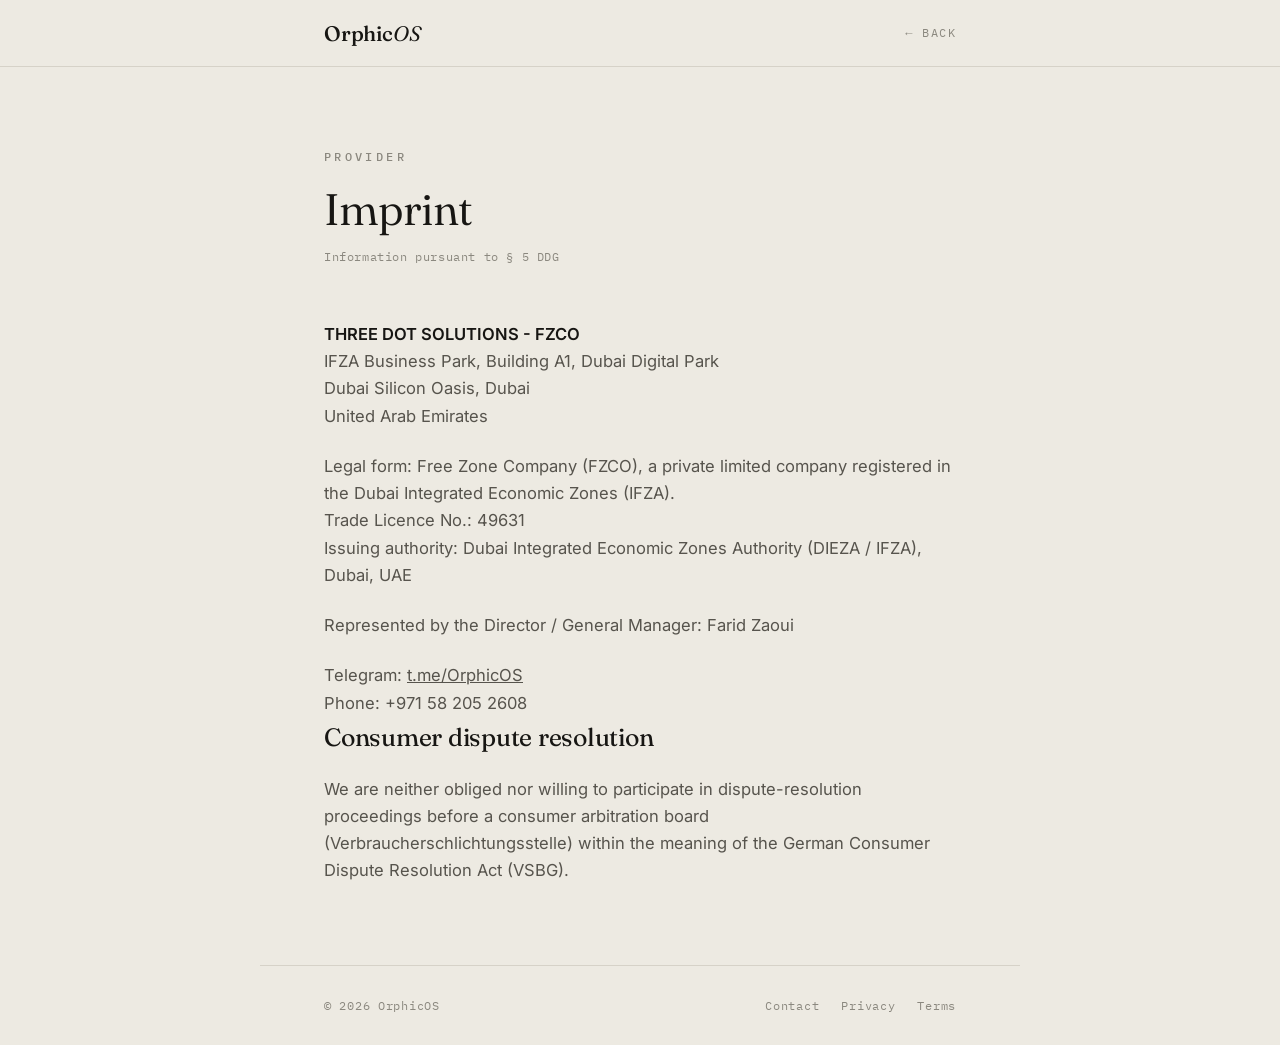
<file: landing/imprint.html>
<!DOCTYPE html>
<html lang="en">
<head>
<meta charset="UTF-8" />
<meta name="viewport" content="width=device-width, initial-scale=1" />
<title>Imprint — OrphicOS</title>
<meta name="description" content="Provider identification for OrphicOS." />
<link rel="icon" href="assets/favicon.ico" sizes="16x16 32x32 48x48" />
<link rel="icon" type="image/png" href="assets/favicon.png" />
<link href="assets/fonts/fonts.css" rel="stylesheet" />
<link href="legal.css" rel="stylesheet" />
</head>
<body>

<!-- Provider = THREE DOT SOLUTIONS - FZCO (Dubai/IFZA free-zone company), taken from Trade Licence No. 49631.
     Business identity only — no private/personal data.
     TODO if applicable: (a) add a UAE TRN/VAT number if the company later registers for VAT;
     (b) if you appoint a GDPR Art. 27 EU representative, add it in the privacy policy. -->

<header class="nav">
  <div class="wrap nav-inner">
    <a href="/" class="brand">Orphic<span>OS</span></a>
    <a href="/" class="back">← Back</a>
  </div>
</header>

<main class="wrap">
  <span class="eyebrow">Provider</span>
  <h1>Imprint</h1>
  <p class="updated">Information pursuant to § 5 DDG</p>

  <p>
    <strong>THREE DOT SOLUTIONS - FZCO</strong><br />
    IFZA Business Park, Building A1, Dubai Digital Park<br />
    Dubai Silicon Oasis, Dubai<br />
    United Arab Emirates
  </p>

  <p style="margin-top:1.4em">
    Legal form: Free Zone Company (FZCO), a private limited company registered in the
    Dubai Integrated Economic Zones (IFZA).<br />
    Trade Licence No.: 49631<br />
    Issuing authority: Dubai Integrated Economic Zones Authority (DIEZA / IFZA), Dubai, UAE
  </p>

  <p style="margin-top:1.4em">
    Represented by the Director / General Manager: Farid Zaoui
  </p>

  <p style="margin-top:1.4em">
    Telegram: <a href="https://t.me/OrphicOS">t.me/OrphicOS</a><br />
    Phone: +971 58 205 2608
  </p>

  <h2>Consumer dispute resolution</h2>
  <p>We are neither obliged nor willing to participate in dispute-resolution proceedings before a consumer
  arbitration board (Verbraucherschlichtungsstelle) within the meaning of the German Consumer Dispute
  Resolution Act (VSBG).</p>
</main>

<footer class="foot wrap">
  <span>© 2026 OrphicOS</span>
  <span class="foot-links">
    <a href="https://t.me/OrphicOS">Contact</a>
    <a href="/privacy.html">Privacy</a>
    <a href="/terms.html">Terms</a>
  </span>
</footer>

</body>
</html>
</file>
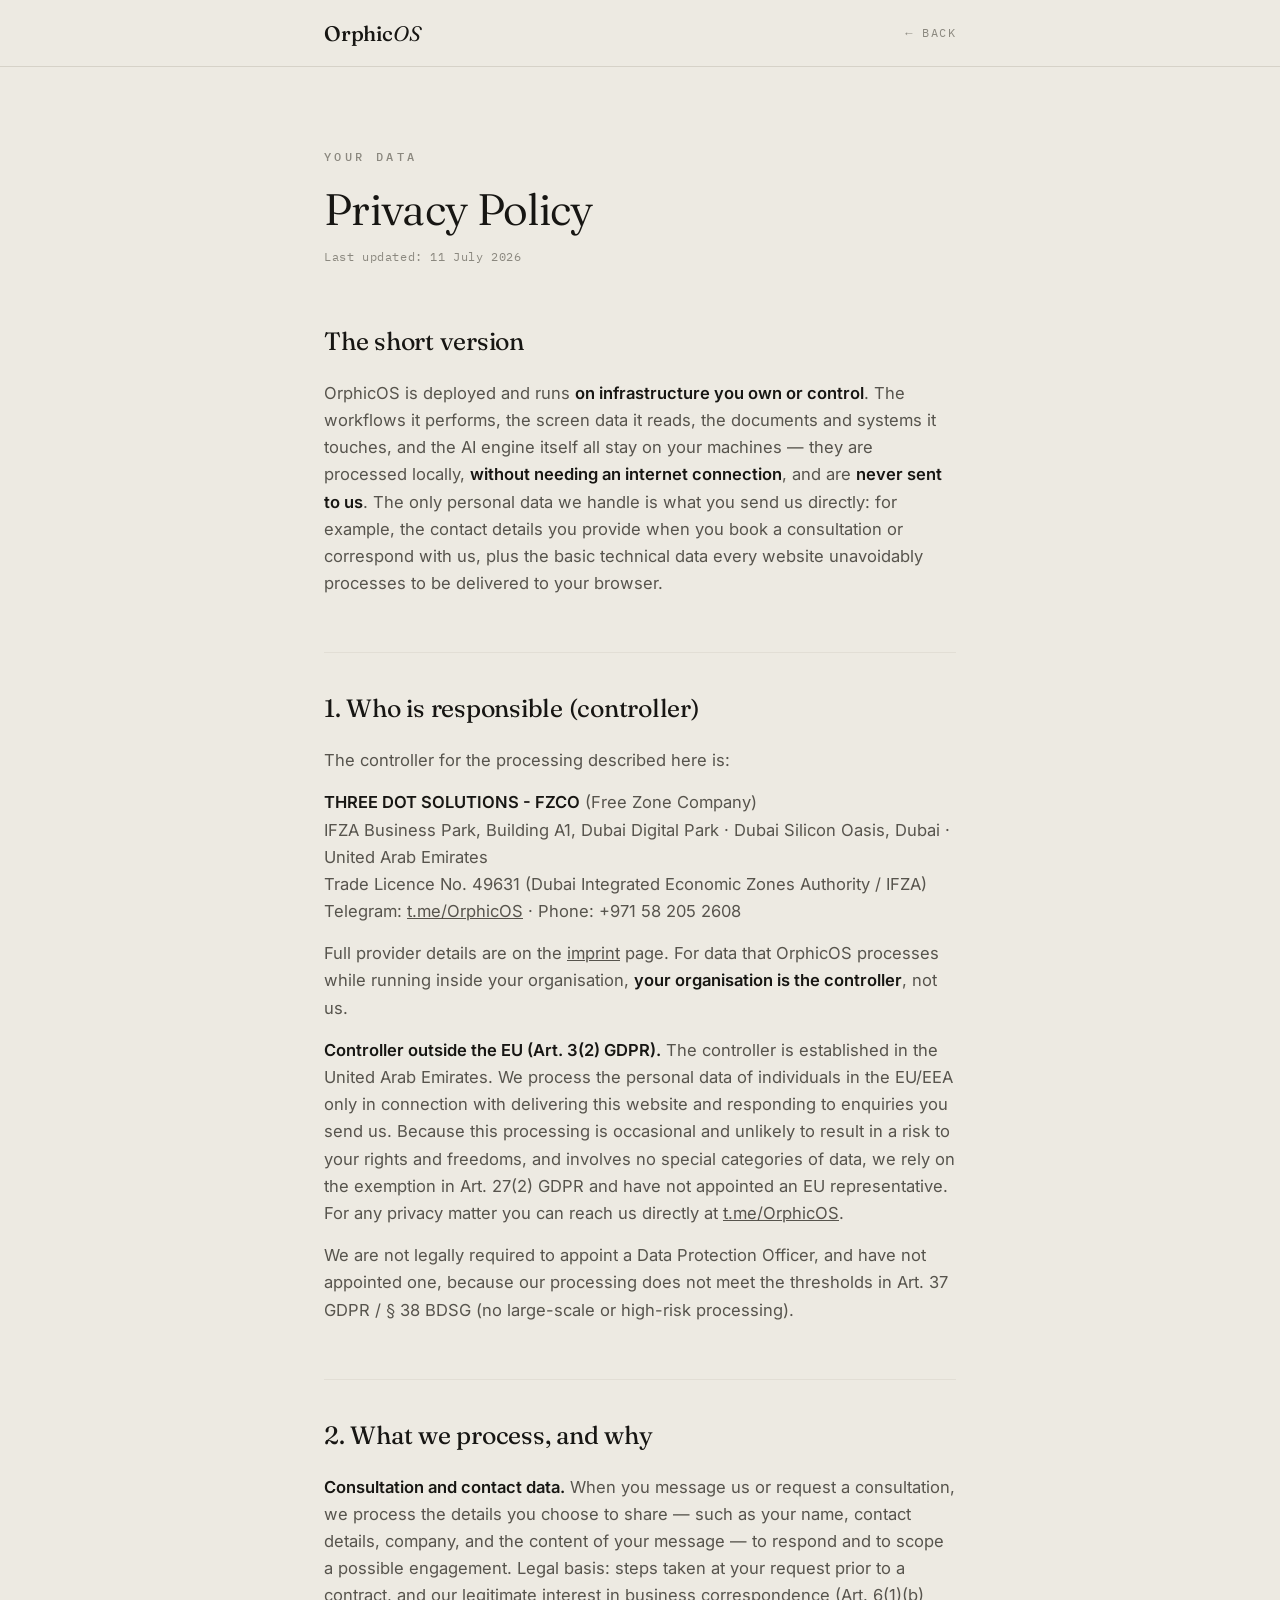
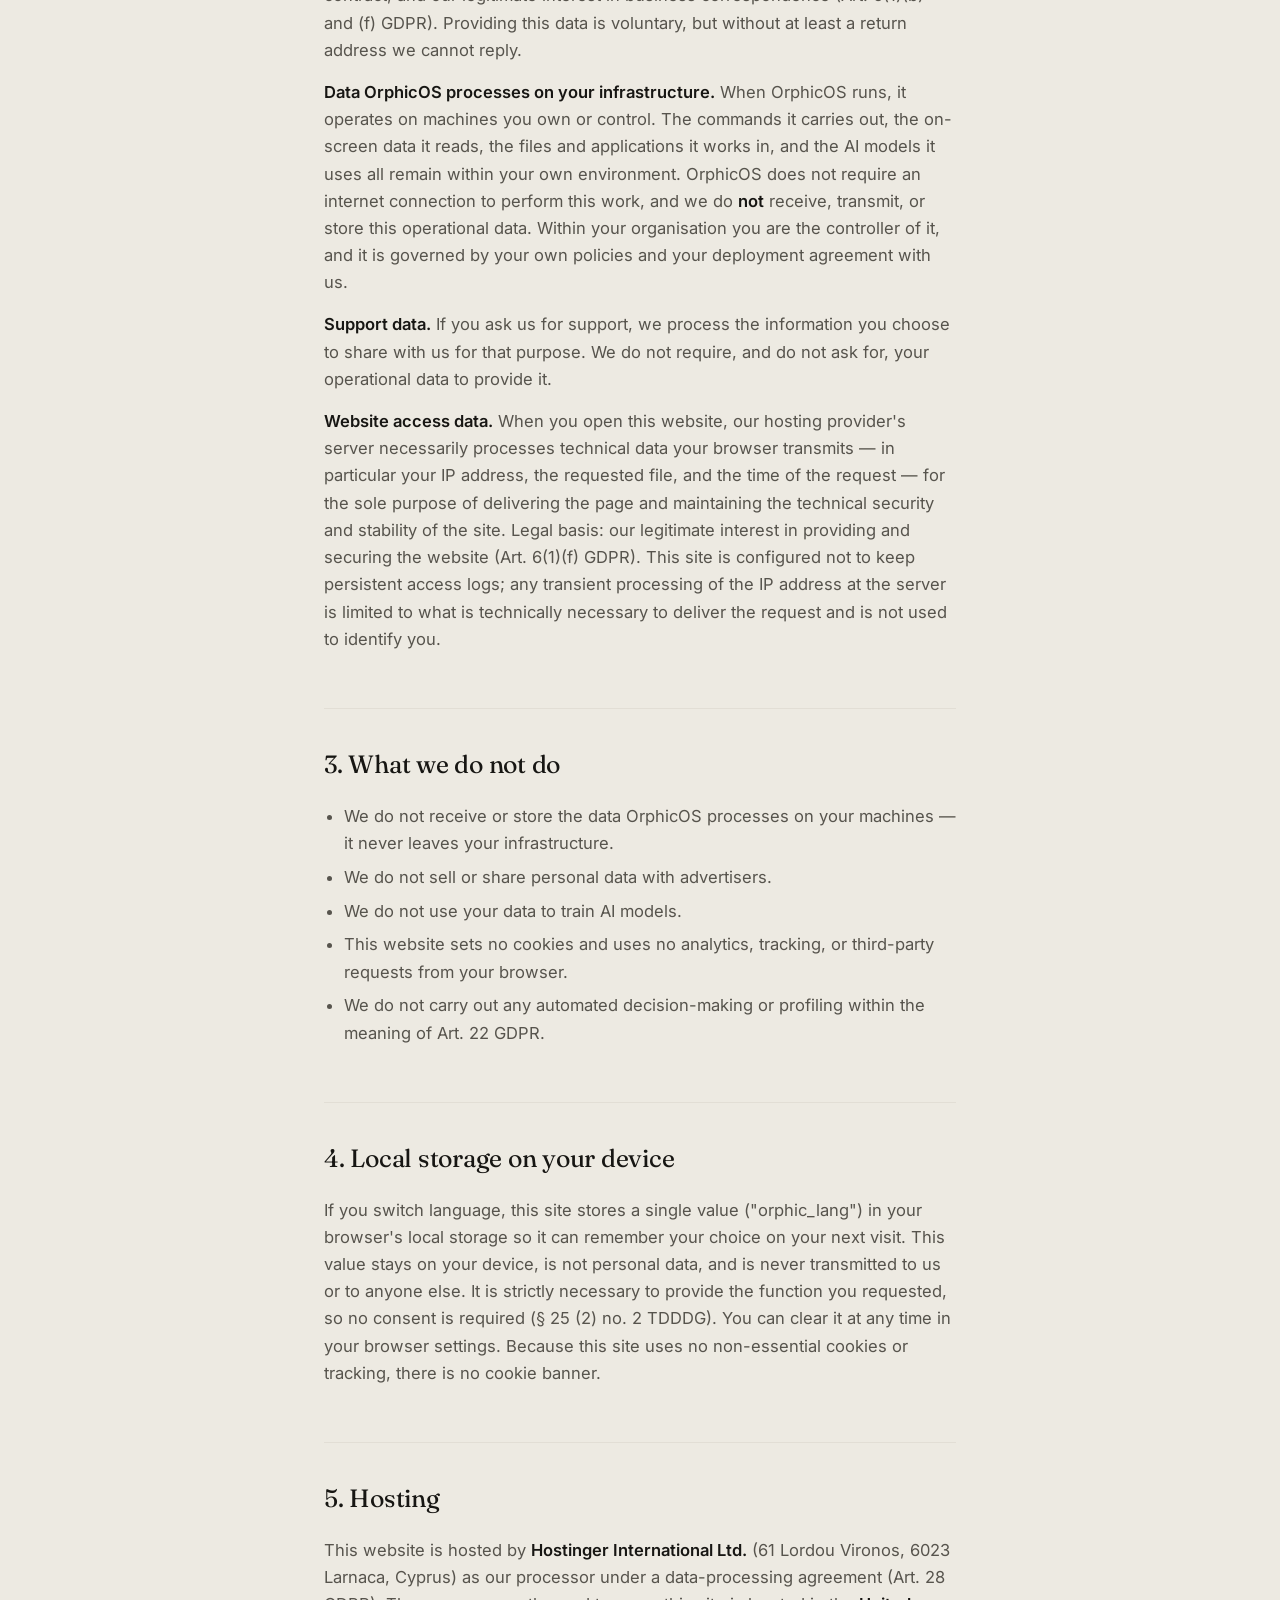
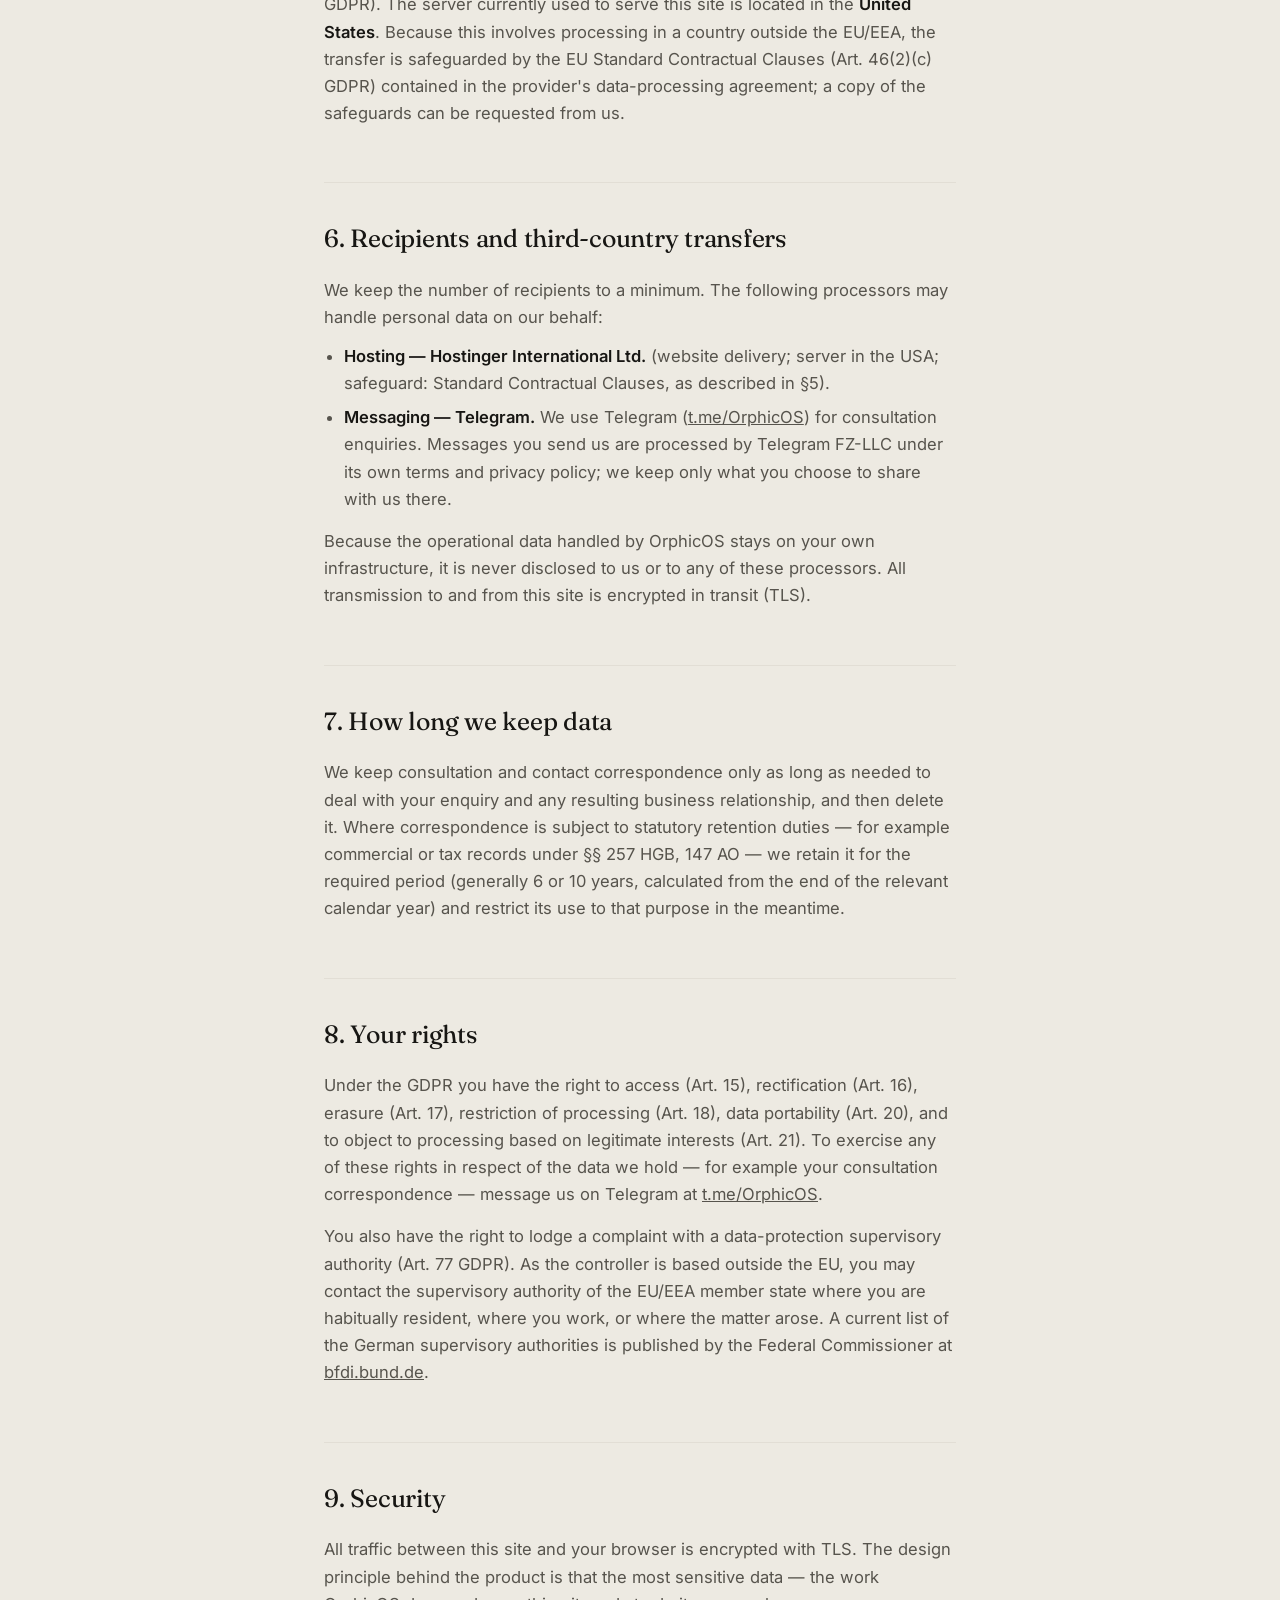
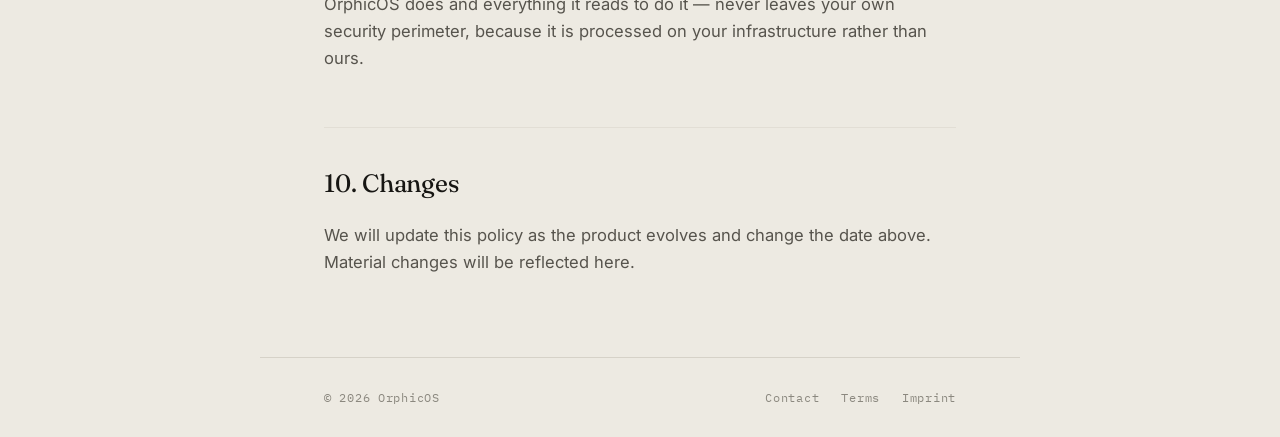
<file: landing/privacy.html>
<!DOCTYPE html>
<html lang="en">
<head>
<meta charset="UTF-8" />
<meta name="viewport" content="width=device-width, initial-scale=1" />
<title>Privacy Policy — OrphicOS</title>
<meta name="description" content="How OrphicOS handles data: your workflows run on your own infrastructure and never reach us; the website processes only what you send us." />
<link rel="icon" href="assets/favicon.ico" sizes="16x16 32x32 48x48" />
<link rel="icon" type="image/png" href="assets/favicon.png" />
<link href="assets/fonts/fonts.css" rel="stylesheet" />
<link href="legal.css" rel="stylesheet" />
</head>
<body>

<!-- NOTE: Controller = THREE DOT SOLUTIONS - FZCO (UAE / non-EU controller under Art. 3(2) GDPR).
     This policy reflects the CURRENT setup — website hosted by Hostinger on a server in the USA
     (Boston, MA); consultation enquiries via Telegram. When hosting is moved to an EU/EEA datacentre,
     simplify §5 (Hosting) accordingly and, if no processor remains outside the EEA, remove the
     third-country wording that concerns the web host.
     Art. 27 GDPR: §1 currently relies on the Art. 27(2) exemption (occasional, low-risk contact
     processing only). If you appoint an EU representative instead, name them (EU address + contact) in §1. -->

<header class="nav">
  <div class="wrap nav-inner">
    <a href="/" class="brand">Orphic<span>OS</span></a>
    <a href="/" class="back">← Back</a>
  </div>
</header>

<main class="wrap">
  <span class="eyebrow">Your data</span>
  <h1>Privacy Policy</h1>
  <p class="updated">Last updated: 11 July 2026</p>

  <h2>The short version</h2>
  <p>OrphicOS is deployed and runs <strong>on infrastructure you own or control</strong>. The workflows it
  performs, the screen data it reads, the documents and systems it touches, and the AI engine itself all
  stay on your machines — they are processed locally, <strong>without needing an internet connection</strong>,
  and are <strong>never sent to us</strong>. The only personal data we handle is what you send us directly:
  for example, the contact details you provide when you book a consultation or correspond with us, plus the
  basic technical data every website unavoidably processes to be delivered to your browser.</p>

  <h2>1. Who is responsible (controller)</h2>
  <p>The controller for the processing described here is:</p>
  <p><strong>THREE DOT SOLUTIONS - FZCO</strong> (Free Zone Company)<br />
  IFZA Business Park, Building A1, Dubai Digital Park · Dubai Silicon Oasis, Dubai · United Arab Emirates<br />
  Trade Licence No. 49631 (Dubai Integrated Economic Zones Authority / IFZA)<br />
  Telegram: <a href="https://t.me/OrphicOS">t.me/OrphicOS</a> · Phone: +971 58 205 2608</p>
  <p>Full provider details are on the <a href="/imprint.html">imprint</a> page. For data that OrphicOS
  processes while running inside your organisation, <strong>your organisation is the controller</strong>, not us.</p>
  <p><strong>Controller outside the EU (Art. 3(2) GDPR).</strong> The controller is established in the United Arab
  Emirates. We process the personal data of individuals in the EU/EEA only in connection with delivering this
  website and responding to enquiries you send us. Because this processing is occasional and unlikely to result
  in a risk to your rights and freedoms, and involves no special categories of data, we rely on the exemption in
  Art. 27(2) GDPR and have not appointed an EU representative. For any privacy matter you can reach us directly at
  <a href="https://t.me/OrphicOS">t.me/OrphicOS</a>.</p>
  <p>We are not legally required to appoint a Data Protection Officer, and have not appointed one, because our
  processing does not meet the thresholds in Art. 37 GDPR / § 38 BDSG (no large-scale or high-risk processing).</p>

  <h2>2. What we process, and why</h2>
  <p><strong>Consultation and contact data.</strong> When you message us or request a consultation, we process
  the details you choose to share — such as your name, contact details, company, and the content of your
  message — to respond and to scope a possible engagement. Legal basis: steps taken at your request prior to
  a contract, and our legitimate interest in business correspondence (Art. 6(1)(b) and (f) GDPR). Providing
  this data is voluntary, but without at least a return address we cannot reply.</p>
  <p><strong>Data OrphicOS processes on your infrastructure.</strong> When OrphicOS runs, it operates on
  machines you own or control. The commands it carries out, the on-screen data it reads, the files and
  applications it works in, and the AI models it uses all remain within your own environment. OrphicOS does
  not require an internet connection to perform this work, and we do <strong>not</strong> receive, transmit,
  or store this operational data. Within your organisation you are the controller of it, and it is governed by
  your own policies and your deployment agreement with us.</p>
  <p><strong>Support data.</strong> If you ask us for support, we process the information you choose to share
  with us for that purpose. We do not require, and do not ask for, your operational data to provide it.</p>
  <p><strong>Website access data.</strong> When you open this website, our hosting provider's server
  necessarily processes technical data your browser transmits — in particular your IP address, the requested
  file, and the time of the request — for the sole purpose of delivering the page and maintaining the
  technical security and stability of the site. Legal basis: our legitimate interest in providing and securing
  the website (Art. 6(1)(f) GDPR). This site is configured not to keep persistent access logs; any transient
  processing of the IP address at the server is limited to what is technically necessary to deliver the request
  and is not used to identify you.</p>

  <h2>3. What we do not do</h2>
  <ul>
    <li>We do not receive or store the data OrphicOS processes on your machines — it never leaves your infrastructure.</li>
    <li>We do not sell or share personal data with advertisers.</li>
    <li>We do not use your data to train AI models.</li>
    <li>This website sets no cookies and uses no analytics, tracking, or third-party requests from your browser.</li>
    <li>We do not carry out any automated decision-making or profiling within the meaning of Art. 22 GDPR.</li>
  </ul>

  <h2>4. Local storage on your device</h2>
  <p>If you switch language, this site stores a single value ("orphic_lang") in your browser's local storage so
  it can remember your choice on your next visit. This value stays on your device, is not personal data, and is
  never transmitted to us or to anyone else. It is strictly necessary to provide the function you requested, so
  no consent is required (§ 25 (2) no. 2 TDDDG). You can clear it at any time in your browser settings. Because
  this site uses no non-essential cookies or tracking, there is no cookie banner.</p>

  <h2>5. Hosting</h2>
  <p>This website is hosted by <strong>Hostinger International Ltd.</strong> (61 Lordou Vironos, 6023 Larnaca,
  Cyprus) as our processor under a data-processing agreement (Art. 28 GDPR). The server currently used to serve
  this site is located in the <strong>United States</strong>. Because this involves processing in a country
  outside the EU/EEA, the transfer is safeguarded by the EU Standard Contractual Clauses (Art. 46(2)(c) GDPR)
  contained in the provider's data-processing agreement; a copy of the safeguards can be requested from us.</p>

  <h2>6. Recipients and third-country transfers</h2>
  <p>We keep the number of recipients to a minimum. The following processors may handle personal data on our
  behalf:</p>
  <ul>
    <li><strong>Hosting — Hostinger International Ltd.</strong> (website delivery; server in the USA; safeguard:
      Standard Contractual Clauses, as described in §5).</li>
    <li><strong>Messaging — Telegram.</strong> We use Telegram
      (<a href="https://t.me/OrphicOS">t.me/OrphicOS</a>) for consultation enquiries. Messages you send us are
      processed by Telegram FZ-LLC under its own terms and privacy policy; we keep only what you choose to share
      with us there.</li>
  </ul>
  <p>Because the operational data handled by OrphicOS stays on your own infrastructure, it is never disclosed to
  us or to any of these processors. All transmission to and from this site is encrypted in transit (TLS).</p>

  <h2>7. How long we keep data</h2>
  <p>We keep consultation and contact correspondence only as long as needed to deal with your enquiry and any
  resulting business relationship, and then delete it. Where correspondence is subject to statutory retention
  duties — for example commercial or tax records under §§ 257 HGB, 147 AO — we retain it for the required period
  (generally 6 or 10 years, calculated from the end of the relevant calendar year) and restrict its use to that
  purpose in the meantime.</p>

  <h2>8. Your rights</h2>
  <p>Under the GDPR you have the right to access (Art. 15), rectification (Art. 16), erasure (Art. 17),
  restriction of processing (Art. 18), data portability (Art. 20), and to object to processing based on
  legitimate interests (Art. 21). To exercise any of these rights in respect of the data we hold — for example
  your consultation correspondence — message us on Telegram at <a href="https://t.me/OrphicOS">t.me/OrphicOS</a>.</p>
  <p>You also have the right to lodge a complaint with a data-protection supervisory authority (Art. 77 GDPR).
  As the controller is based outside the EU, you may contact the supervisory authority of the EU/EEA member state
  where you are habitually resident, where you work, or where the matter arose. A current list of the German
  supervisory authorities is published by the Federal Commissioner at
  <a href="https://www.bfdi.bund.de/DE/Service/Anschriften/Laender/Laender-node.html" target="_blank" rel="noopener">bfdi.bund.de</a>.</p>

  <h2>9. Security</h2>
  <p>All traffic between this site and your browser is encrypted with TLS. The design principle behind the
  product is that the most sensitive data — the work OrphicOS does and everything it reads to do it — never
  leaves your own security perimeter, because it is processed on your infrastructure rather than ours.</p>

  <h2>10. Changes</h2>
  <p>We will update this policy as the product evolves and change the date above. Material changes will be
  reflected here.</p>
</main>

<footer class="foot wrap">
  <span>© 2026 OrphicOS</span>
  <span class="foot-links">
    <a href="https://t.me/OrphicOS">Contact</a>
    <a href="/terms.html">Terms</a>
    <a href="/imprint.html">Imprint</a>
  </span>
</footer>

</body>
</html>
</file>
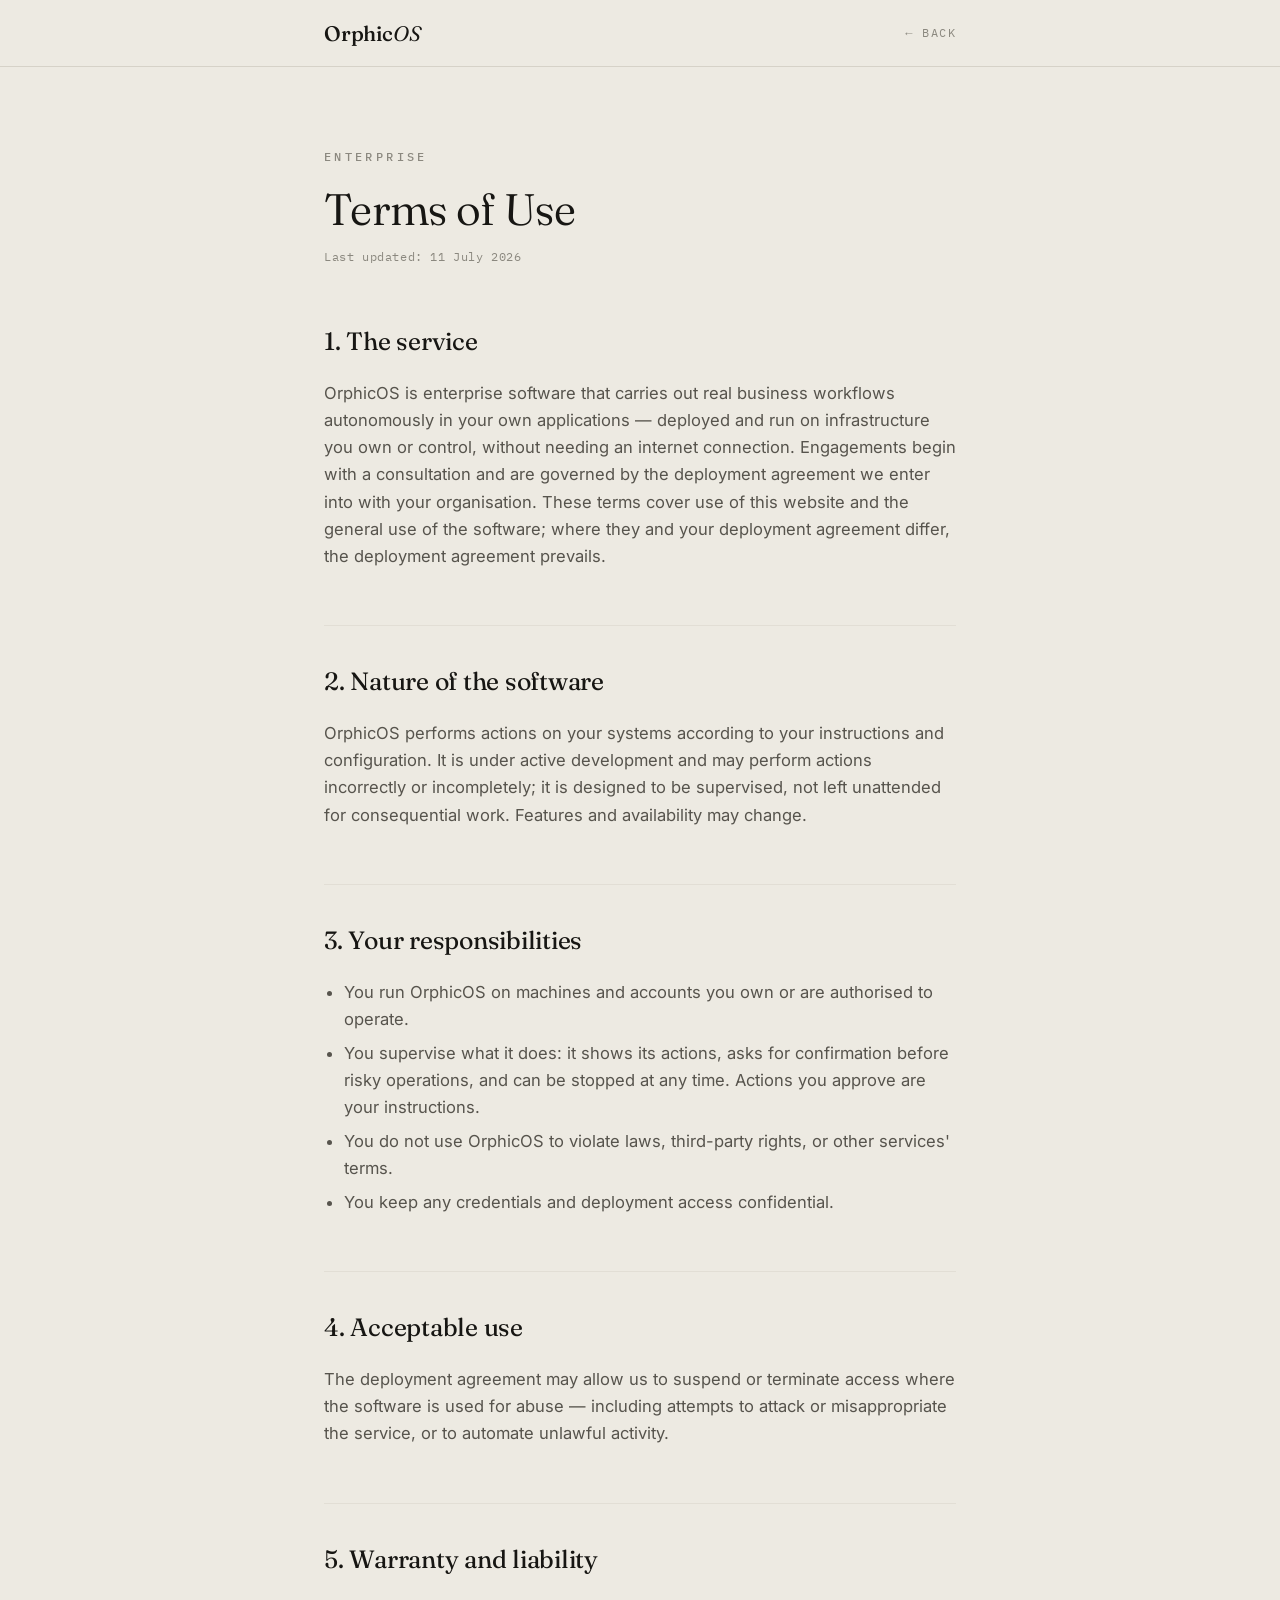
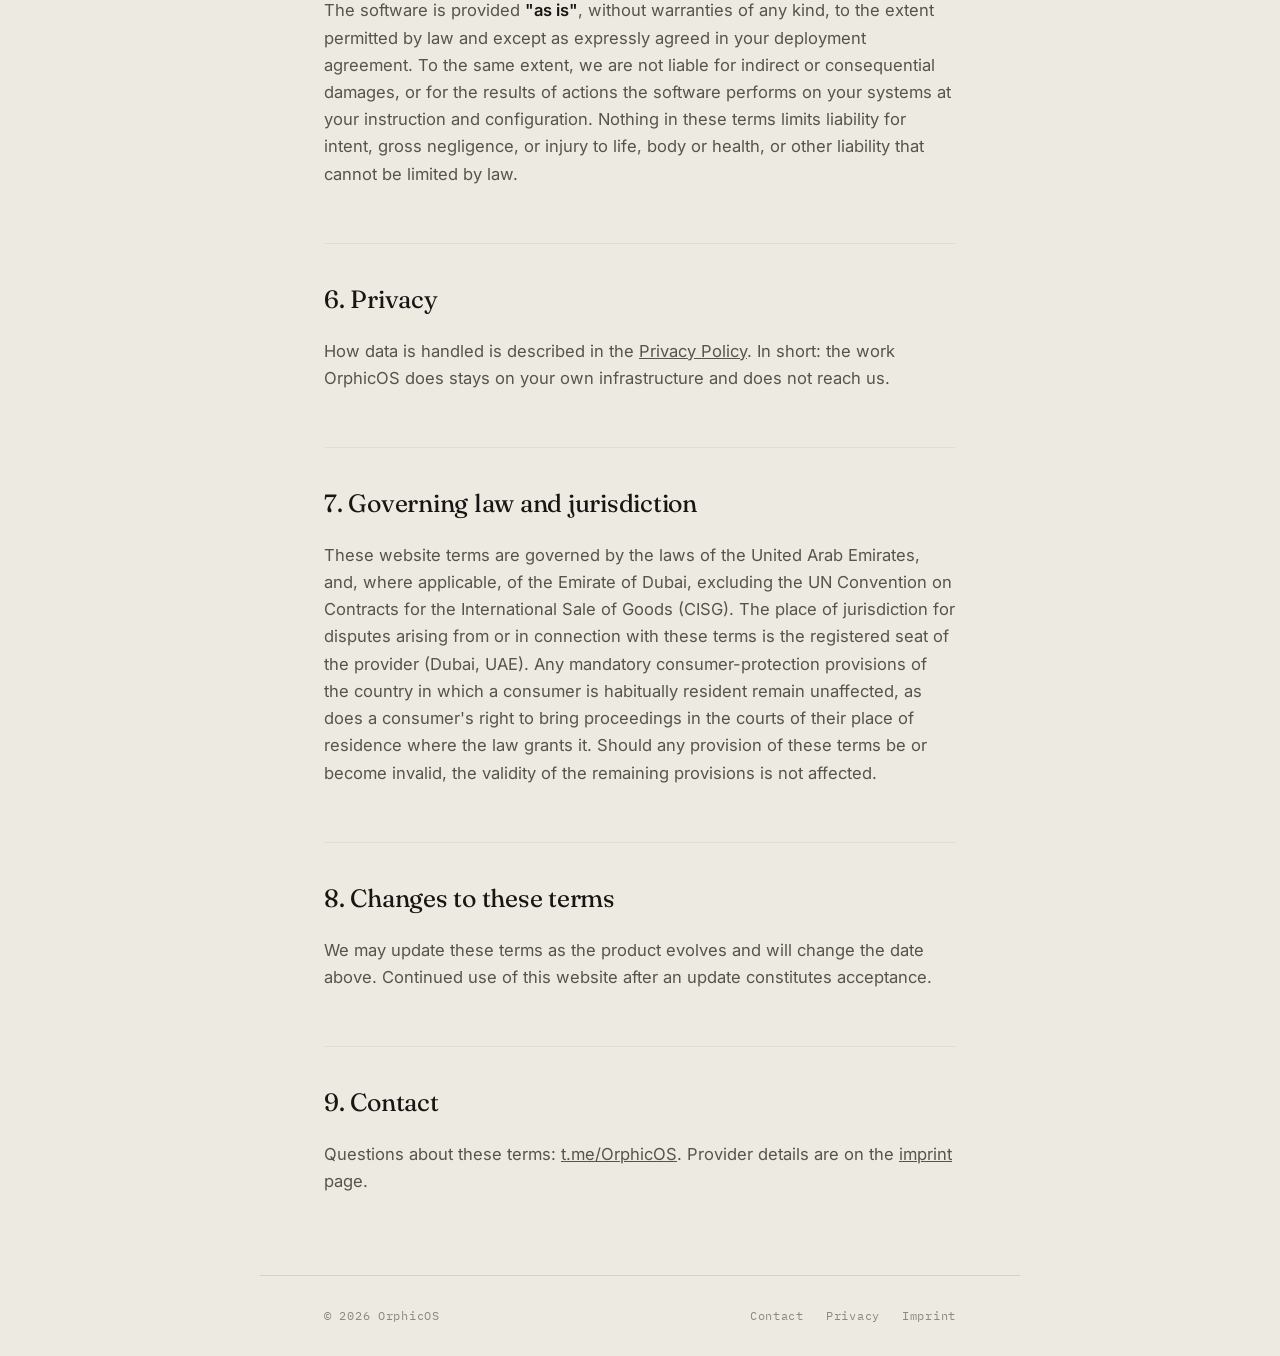
<file: landing/terms.html>
<!DOCTYPE html>
<html lang="en">
<head>
<meta charset="UTF-8" />
<meta name="viewport" content="width=device-width, initial-scale=1" />
<title>Terms of Use — OrphicOS</title>
<meta name="description" content="Terms of use for the OrphicOS website and enterprise software." />
<link rel="icon" href="assets/favicon.ico" sizes="16x16 32x32 48x48" />
<link rel="icon" type="image/png" href="assets/favicon.png" />
<link href="assets/fonts/fonts.css" rel="stylesheet" />
<link href="legal.css" rel="stylesheet" />
</head>
<body>

<header class="nav">
  <div class="wrap nav-inner">
    <a href="/" class="brand">Orphic<span>OS</span></a>
    <a href="/" class="back">← Back</a>
  </div>
</header>

<main class="wrap">
  <span class="eyebrow">Enterprise</span>
  <h1>Terms of Use</h1>
  <p class="updated">Last updated: 11 July 2026</p>

  <h2>1. The service</h2>
  <p>OrphicOS is enterprise software that carries out real business workflows autonomously in your own
  applications — deployed and run on infrastructure you own or control, without needing an internet
  connection. Engagements begin with a consultation and are governed by the deployment agreement we enter
  into with your organisation. These terms cover use of this website and the general use of the software;
  where they and your deployment agreement differ, the deployment agreement prevails.</p>

  <h2>2. Nature of the software</h2>
  <p>OrphicOS performs actions on your systems according to your instructions and configuration. It is
  under active development and may perform actions incorrectly or incompletely; it is designed to be
  supervised, not left unattended for consequential work. Features and availability may change.</p>

  <h2>3. Your responsibilities</h2>
  <ul>
    <li>You run OrphicOS on machines and accounts you own or are authorised to operate.</li>
    <li>You supervise what it does: it shows its actions, asks for confirmation before risky operations,
        and can be stopped at any time. Actions you approve are your instructions.</li>
    <li>You do not use OrphicOS to violate laws, third-party rights, or other services' terms.</li>
    <li>You keep any credentials and deployment access confidential.</li>
  </ul>

  <h2>4. Acceptable use</h2>
  <p>The deployment agreement may allow us to suspend or terminate access where the software is used for
  abuse — including attempts to attack or misappropriate the service, or to automate unlawful activity.</p>

  <h2>5. Warranty and liability</h2>
  <p>The software is provided <strong>"as is"</strong>, without warranties of any kind, to the extent
  permitted by law and except as expressly agreed in your deployment agreement. To the same extent, we are
  not liable for indirect or consequential damages, or for the results of actions the software performs on
  your systems at your instruction and configuration. Nothing in these terms limits liability for intent,
  gross negligence, or injury to life, body or health, or other liability that cannot be limited by law.</p>

  <h2>6. Privacy</h2>
  <p>How data is handled is described in the <a href="/privacy.html">Privacy Policy</a>. In short: the work
  OrphicOS does stays on your own infrastructure and does not reach us.</p>

  <h2>7. Governing law and jurisdiction</h2>
  <p>These website terms are governed by the laws of the United Arab Emirates, and, where applicable, of the
  Emirate of Dubai, excluding the UN Convention on Contracts for the International Sale of Goods (CISG). The
  place of jurisdiction for disputes arising from or in connection with these terms is the registered seat of
  the provider (Dubai, UAE). Any mandatory consumer-protection provisions of the country in which a consumer is
  habitually resident remain unaffected, as does a consumer's right to bring proceedings in the courts of their
  place of residence where the law grants it. Should any provision of these terms be or become invalid, the
  validity of the remaining provisions is not affected.</p>

  <h2>8. Changes to these terms</h2>
  <p>We may update these terms as the product evolves and will change the date above. Continued use of this
  website after an update constitutes acceptance.</p>

  <h2>9. Contact</h2>
  <p>Questions about these terms: <a href="https://t.me/OrphicOS">t.me/OrphicOS</a>.
  Provider details are on the <a href="/imprint.html">imprint</a> page.</p>
</main>

<footer class="foot wrap">
  <span>© 2026 OrphicOS</span>
  <span class="foot-links">
    <a href="https://t.me/OrphicOS">Contact</a>
    <a href="/privacy.html">Privacy</a>
    <a href="/imprint.html">Imprint</a>
  </span>
</footer>

</body>
</html>
</file>
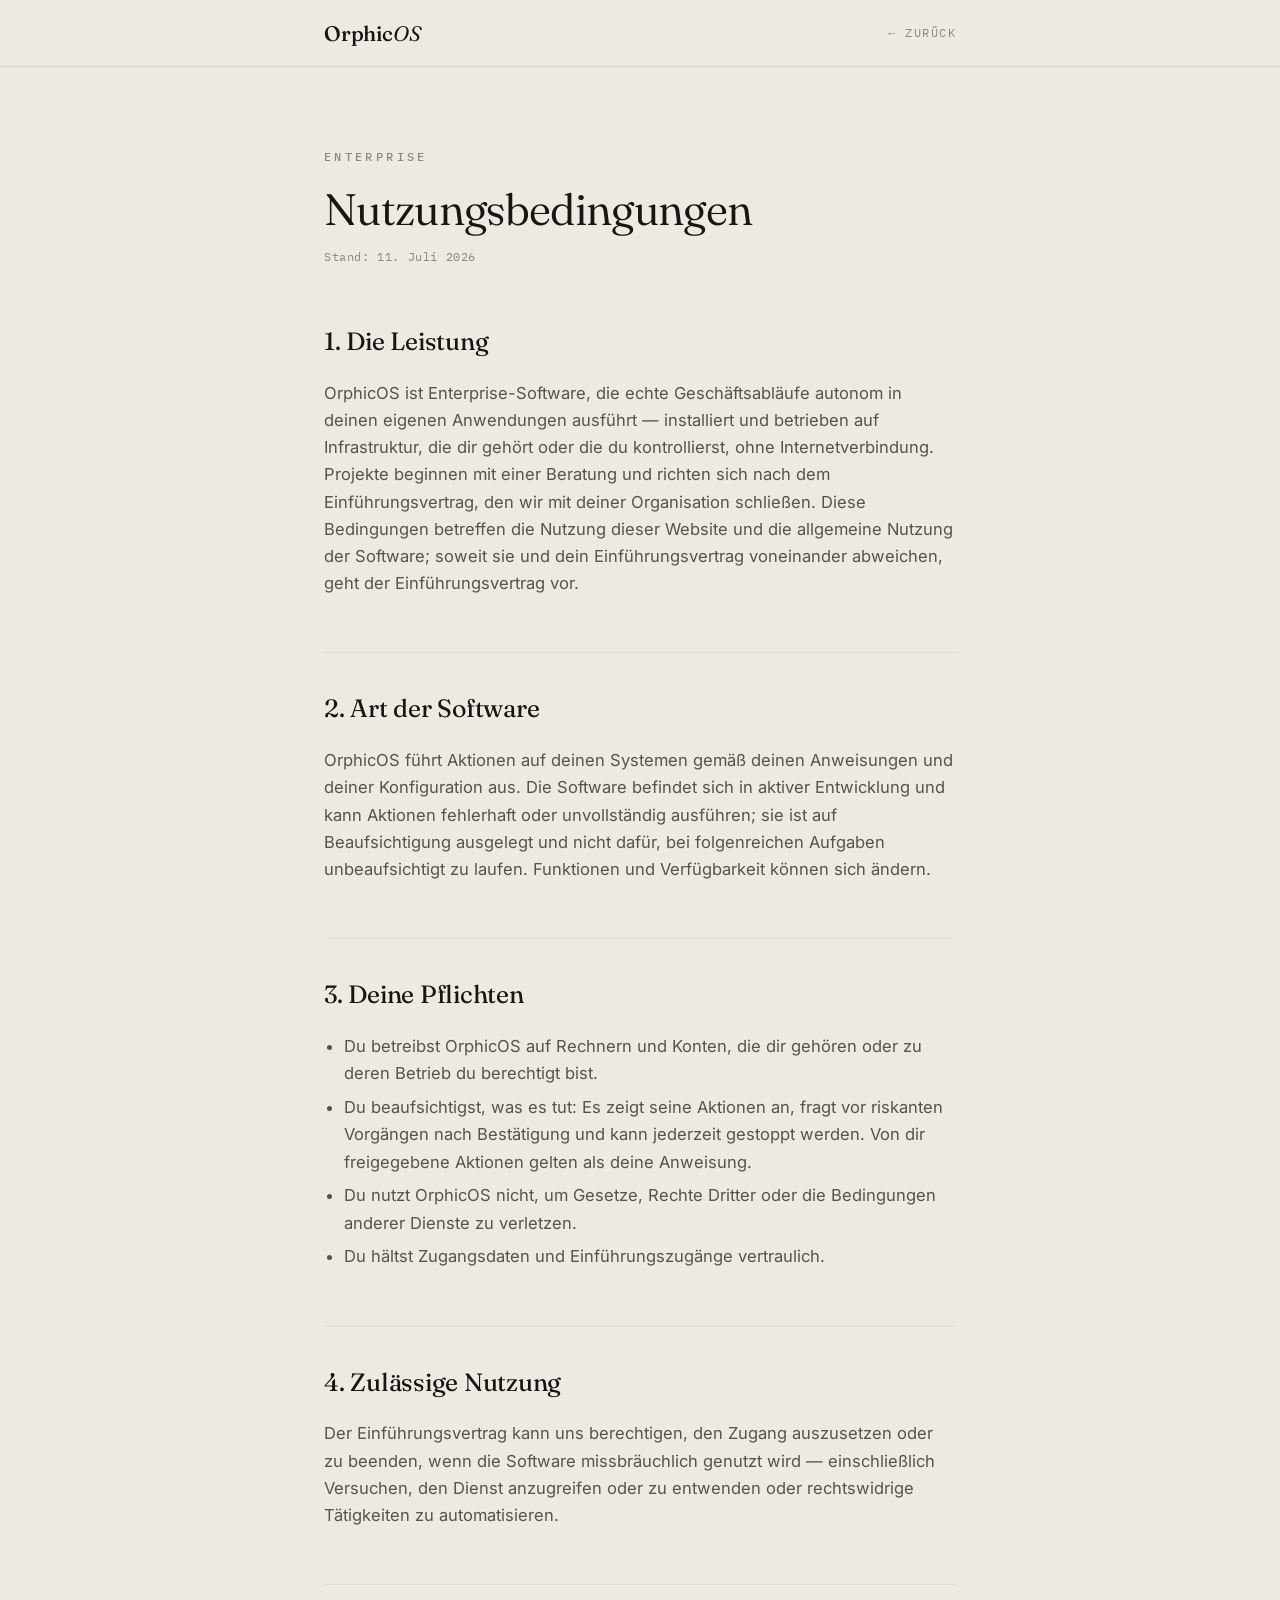
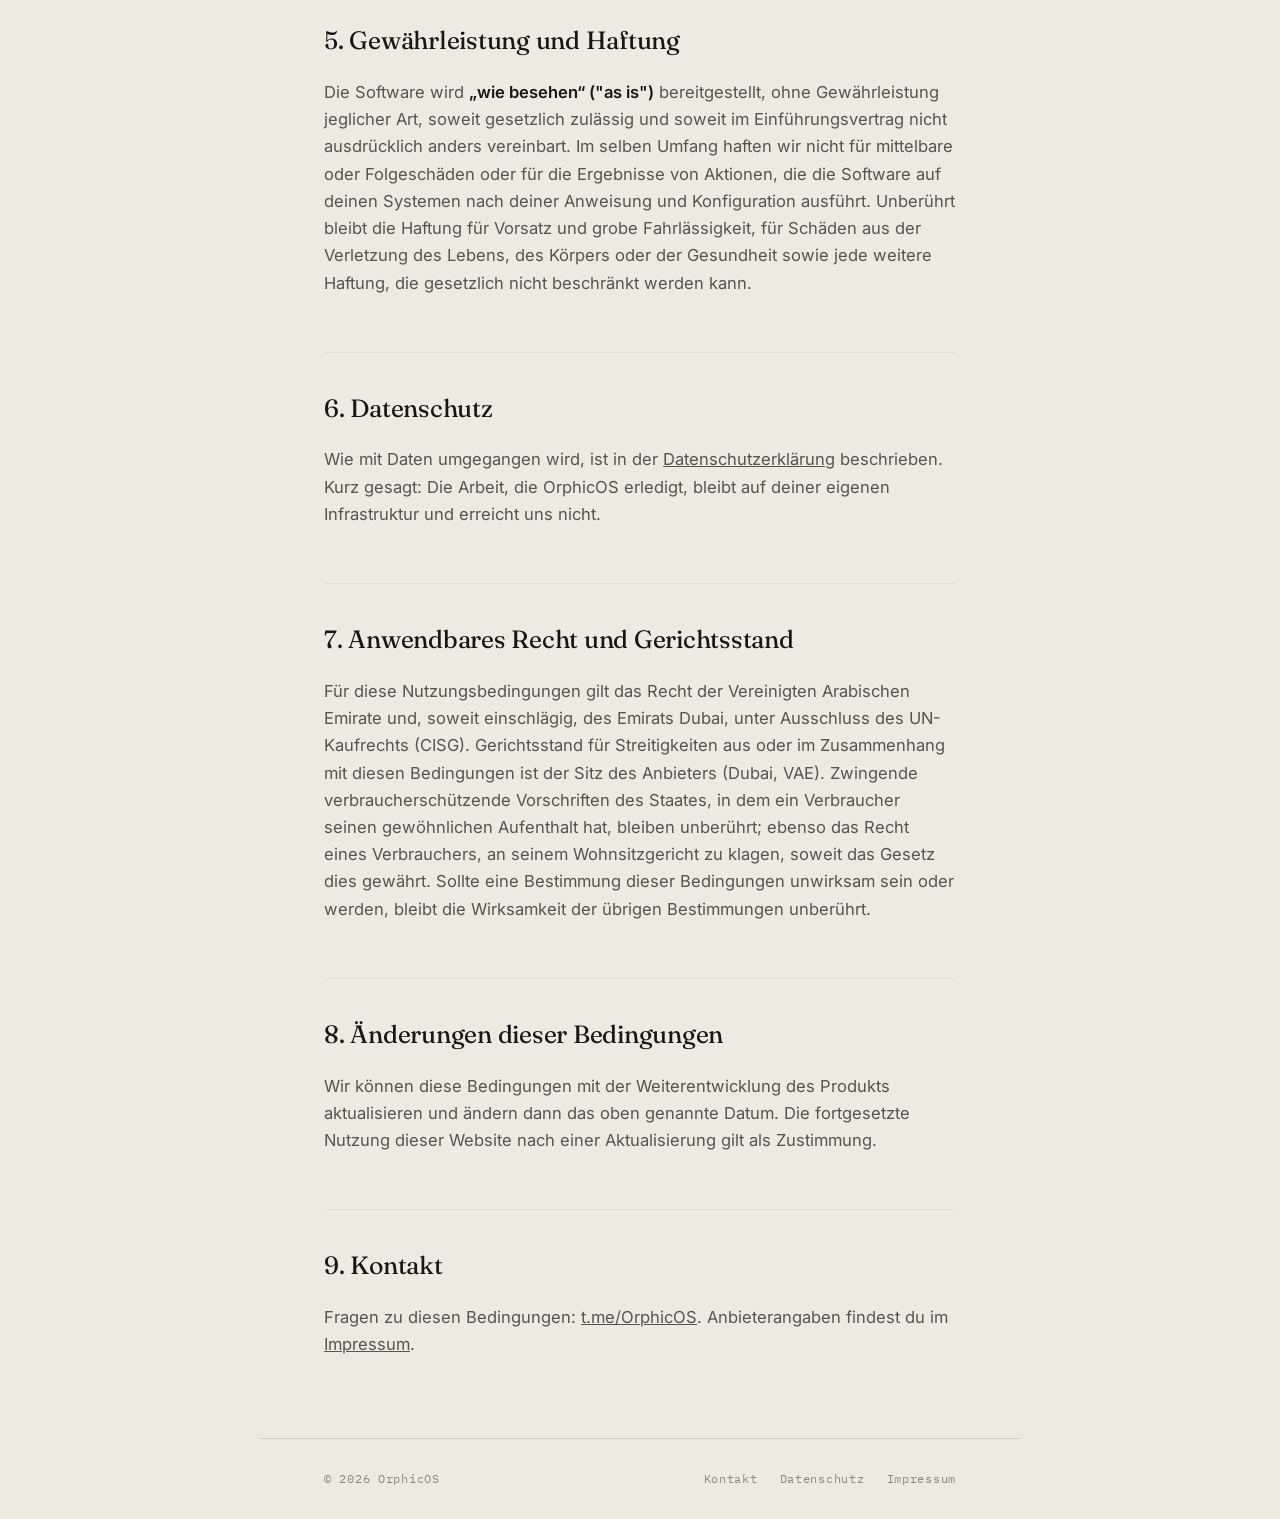
<file: landing/de/agb.html>
<!DOCTYPE html>
<html lang="de">
<head>
<meta charset="UTF-8" />
<meta name="viewport" content="width=device-width, initial-scale=1" />
<title>Nutzungsbedingungen — OrphicOS</title>
<meta name="description" content="Nutzungsbedingungen für die OrphicOS-Website und die Enterprise-Software." />
<link rel="icon" href="../assets/favicon.ico" sizes="16x16 32x32 48x48" />
<link rel="icon" type="image/png" href="../assets/favicon.png" />
<link href="../assets/fonts/fonts.css" rel="stylesheet" />
<link href="../legal.css" rel="stylesheet" />
</head>
<body>

<header class="nav">
  <div class="wrap nav-inner">
    <a href="/de/" class="brand">Orphic<span>OS</span></a>
    <a href="/de/" class="back">← Zurück</a>
  </div>
</header>

<main class="wrap">
  <span class="eyebrow">Enterprise</span>
  <h1>Nutzungsbedingungen</h1>
  <p class="updated">Stand: 11. Juli 2026</p>

  <h2>1. Die Leistung</h2>
  <p>OrphicOS ist Enterprise-Software, die echte Geschäftsabläufe autonom in deinen eigenen Anwendungen
  ausführt — installiert und betrieben auf Infrastruktur, die dir gehört oder die du kontrollierst, ohne
  Internetverbindung. Projekte beginnen mit einer Beratung und richten sich nach dem Einführungsvertrag, den
  wir mit deiner Organisation schließen. Diese Bedingungen betreffen die Nutzung dieser Website und die
  allgemeine Nutzung der Software; soweit sie und dein Einführungsvertrag voneinander abweichen, geht der
  Einführungsvertrag vor.</p>

  <h2>2. Art der Software</h2>
  <p>OrphicOS führt Aktionen auf deinen Systemen gemäß deinen Anweisungen und deiner Konfiguration aus. Die
  Software befindet sich in aktiver Entwicklung und kann Aktionen fehlerhaft oder unvollständig ausführen; sie
  ist auf Beaufsichtigung ausgelegt und nicht dafür, bei folgenreichen Aufgaben unbeaufsichtigt zu laufen.
  Funktionen und Verfügbarkeit können sich ändern.</p>

  <h2>3. Deine Pflichten</h2>
  <ul>
    <li>Du betreibst OrphicOS auf Rechnern und Konten, die dir gehören oder zu deren Betrieb du berechtigt bist.</li>
    <li>Du beaufsichtigst, was es tut: Es zeigt seine Aktionen an, fragt vor riskanten Vorgängen nach
        Bestätigung und kann jederzeit gestoppt werden. Von dir freigegebene Aktionen gelten als deine
        Anweisung.</li>
    <li>Du nutzt OrphicOS nicht, um Gesetze, Rechte Dritter oder die Bedingungen anderer Dienste zu verletzen.</li>
    <li>Du hältst Zugangsdaten und Einführungszugänge vertraulich.</li>
  </ul>

  <h2>4. Zulässige Nutzung</h2>
  <p>Der Einführungsvertrag kann uns berechtigen, den Zugang auszusetzen oder zu beenden, wenn die Software
  missbräuchlich genutzt wird — einschließlich Versuchen, den Dienst anzugreifen oder zu entwenden oder
  rechtswidrige Tätigkeiten zu automatisieren.</p>

  <h2>5. Gewährleistung und Haftung</h2>
  <p>Die Software wird <strong>„wie besehen“ ("as is")</strong> bereitgestellt, ohne Gewährleistung
  jeglicher Art, soweit gesetzlich zulässig und soweit im Einführungsvertrag nicht ausdrücklich anders
  vereinbart. Im selben Umfang haften wir nicht für mittelbare oder Folgeschäden oder für die Ergebnisse von
  Aktionen, die die Software auf deinen Systemen nach deiner Anweisung und Konfiguration ausführt. Unberührt
  bleibt die Haftung für Vorsatz und grobe Fahrlässigkeit, für Schäden aus der Verletzung des Lebens, des
  Körpers oder der Gesundheit sowie jede weitere Haftung, die gesetzlich nicht beschränkt werden kann.</p>

  <h2>6. Datenschutz</h2>
  <p>Wie mit Daten umgegangen wird, ist in der <a href="/de/datenschutz.html">Datenschutzerklärung</a>
  beschrieben. Kurz gesagt: Die Arbeit, die OrphicOS erledigt, bleibt auf deiner eigenen Infrastruktur und
  erreicht uns nicht.</p>

  <h2>7. Anwendbares Recht und Gerichtsstand</h2>
  <p>Für diese Nutzungsbedingungen gilt das Recht der Vereinigten Arabischen Emirate und, soweit einschlägig,
  des Emirats Dubai, unter Ausschluss des UN-Kaufrechts (CISG). Gerichtsstand für Streitigkeiten aus oder im
  Zusammenhang mit diesen Bedingungen ist der Sitz des Anbieters (Dubai, VAE). Zwingende verbraucherschützende
  Vorschriften des Staates, in dem ein Verbraucher seinen gewöhnlichen Aufenthalt hat, bleiben unberührt; ebenso
  das Recht eines Verbrauchers, an seinem Wohnsitzgericht zu klagen, soweit das Gesetz dies gewährt. Sollte eine
  Bestimmung dieser Bedingungen unwirksam sein oder werden, bleibt die Wirksamkeit der übrigen Bestimmungen
  unberührt.</p>

  <h2>8. Änderungen dieser Bedingungen</h2>
  <p>Wir können diese Bedingungen mit der Weiterentwicklung des Produkts aktualisieren und ändern dann das oben
  genannte Datum. Die fortgesetzte Nutzung dieser Website nach einer Aktualisierung gilt als Zustimmung.</p>

  <h2>9. Kontakt</h2>
  <p>Fragen zu diesen Bedingungen: <a href="https://t.me/OrphicOS">t.me/OrphicOS</a>.
  Anbieterangaben findest du im <a href="/de/impressum.html">Impressum</a>.</p>
</main>

<footer class="foot wrap">
  <span>© 2026 OrphicOS</span>
  <span class="foot-links">
    <a href="https://t.me/OrphicOS">Kontakt</a>
    <a href="/de/datenschutz.html">Datenschutz</a>
    <a href="/de/impressum.html">Impressum</a>
  </span>
</footer>

</body>
</html>
</file>
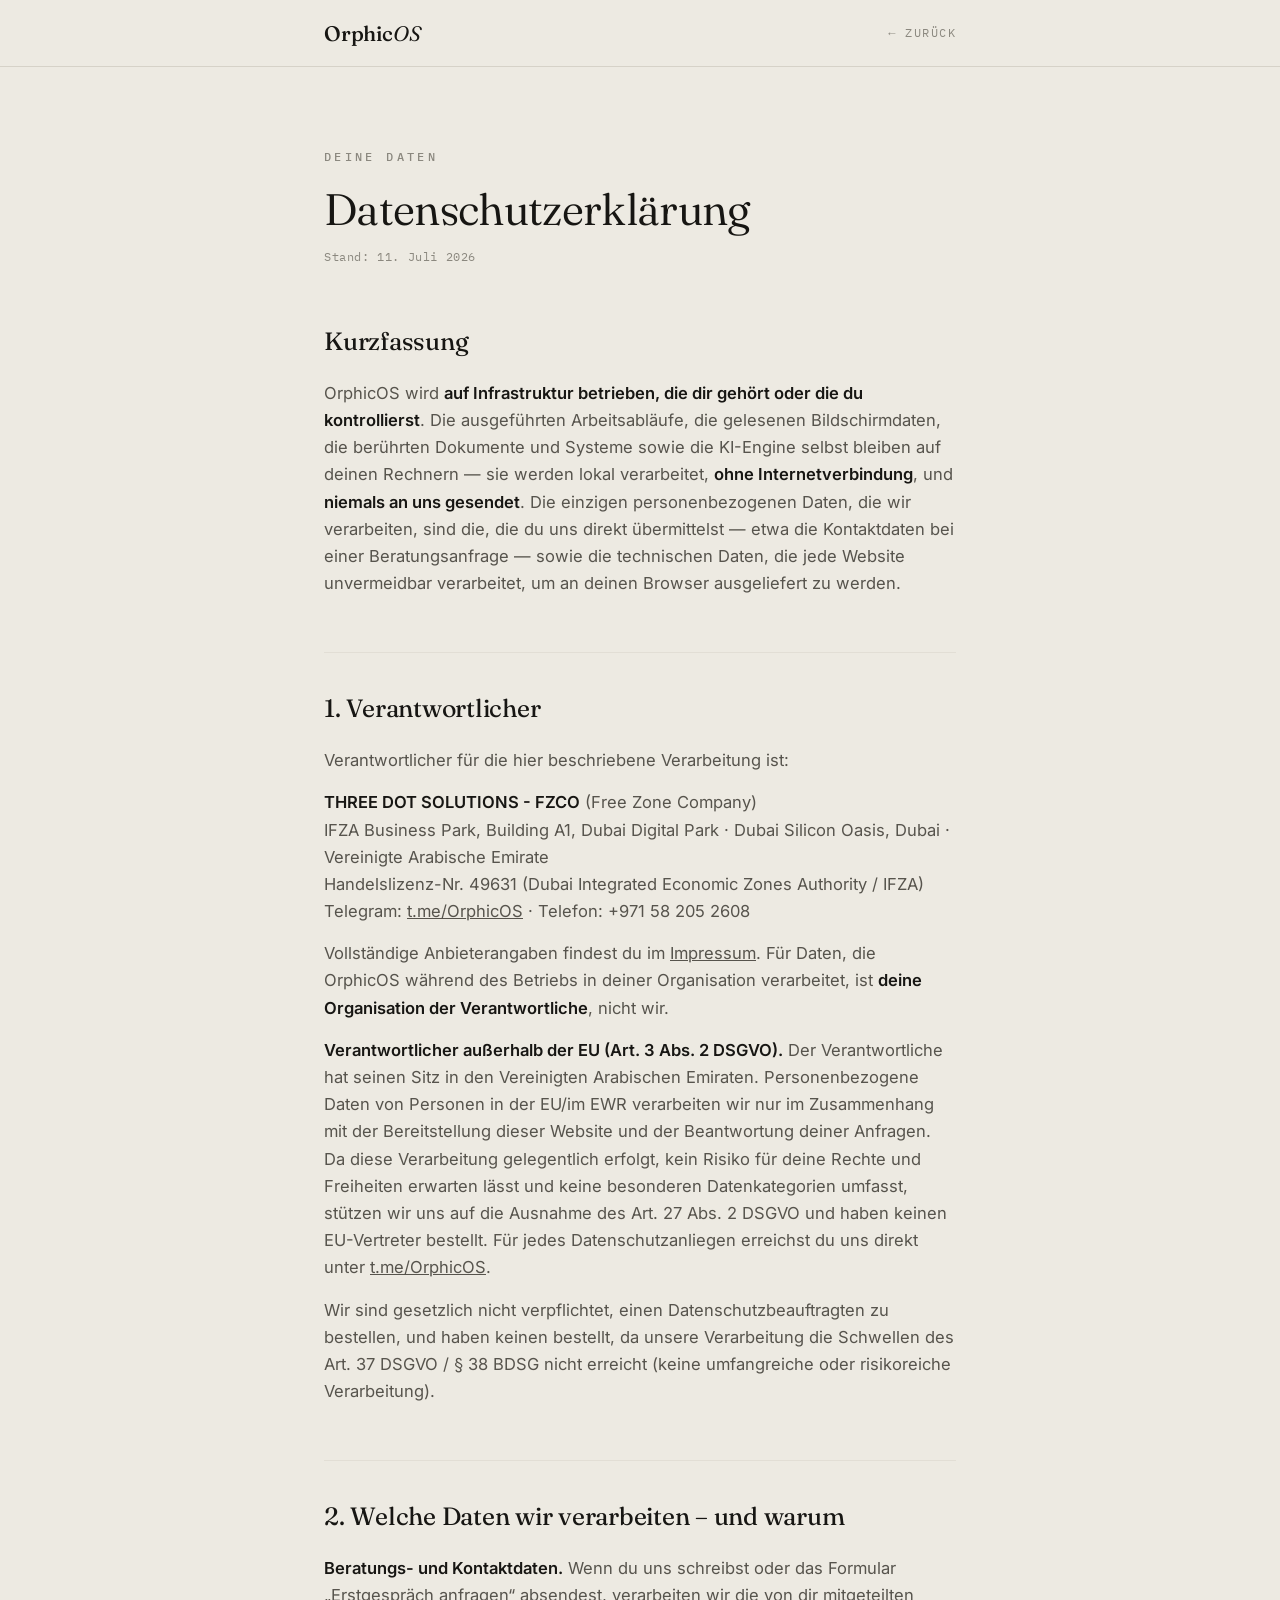
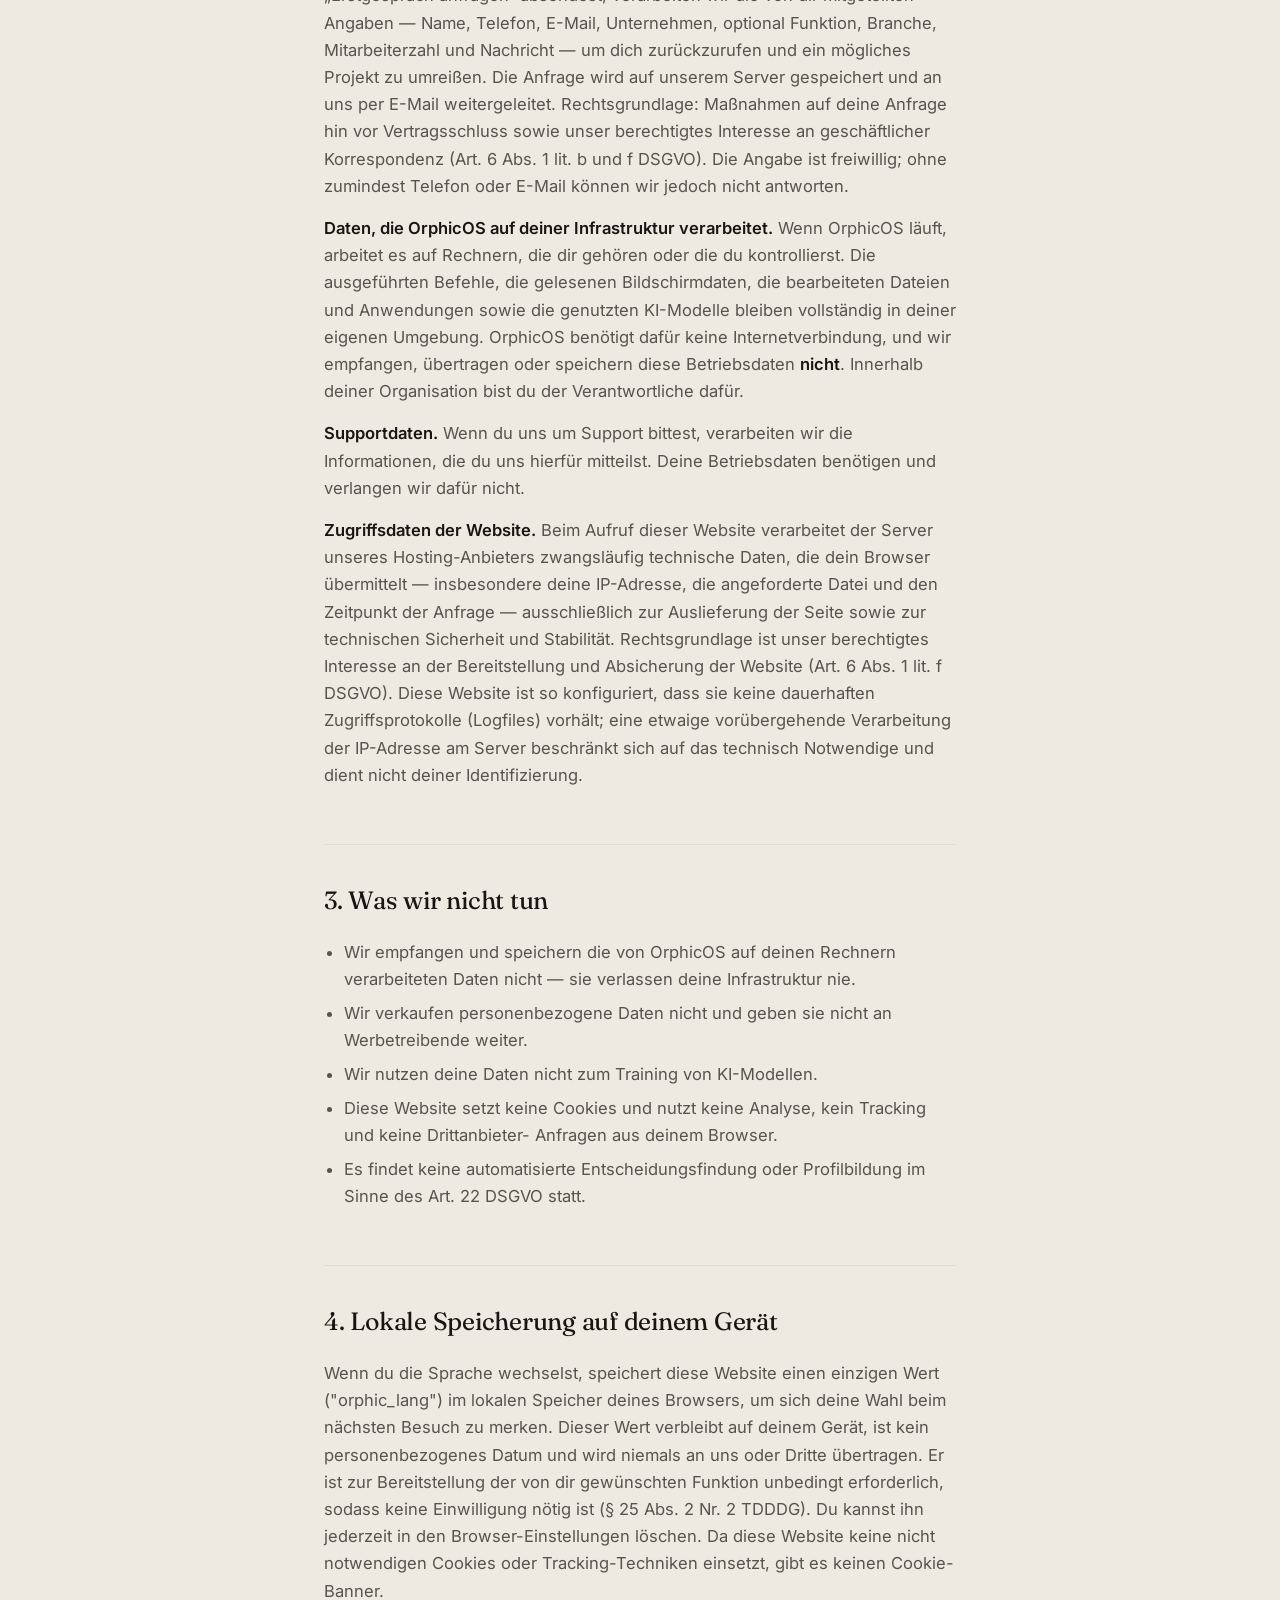
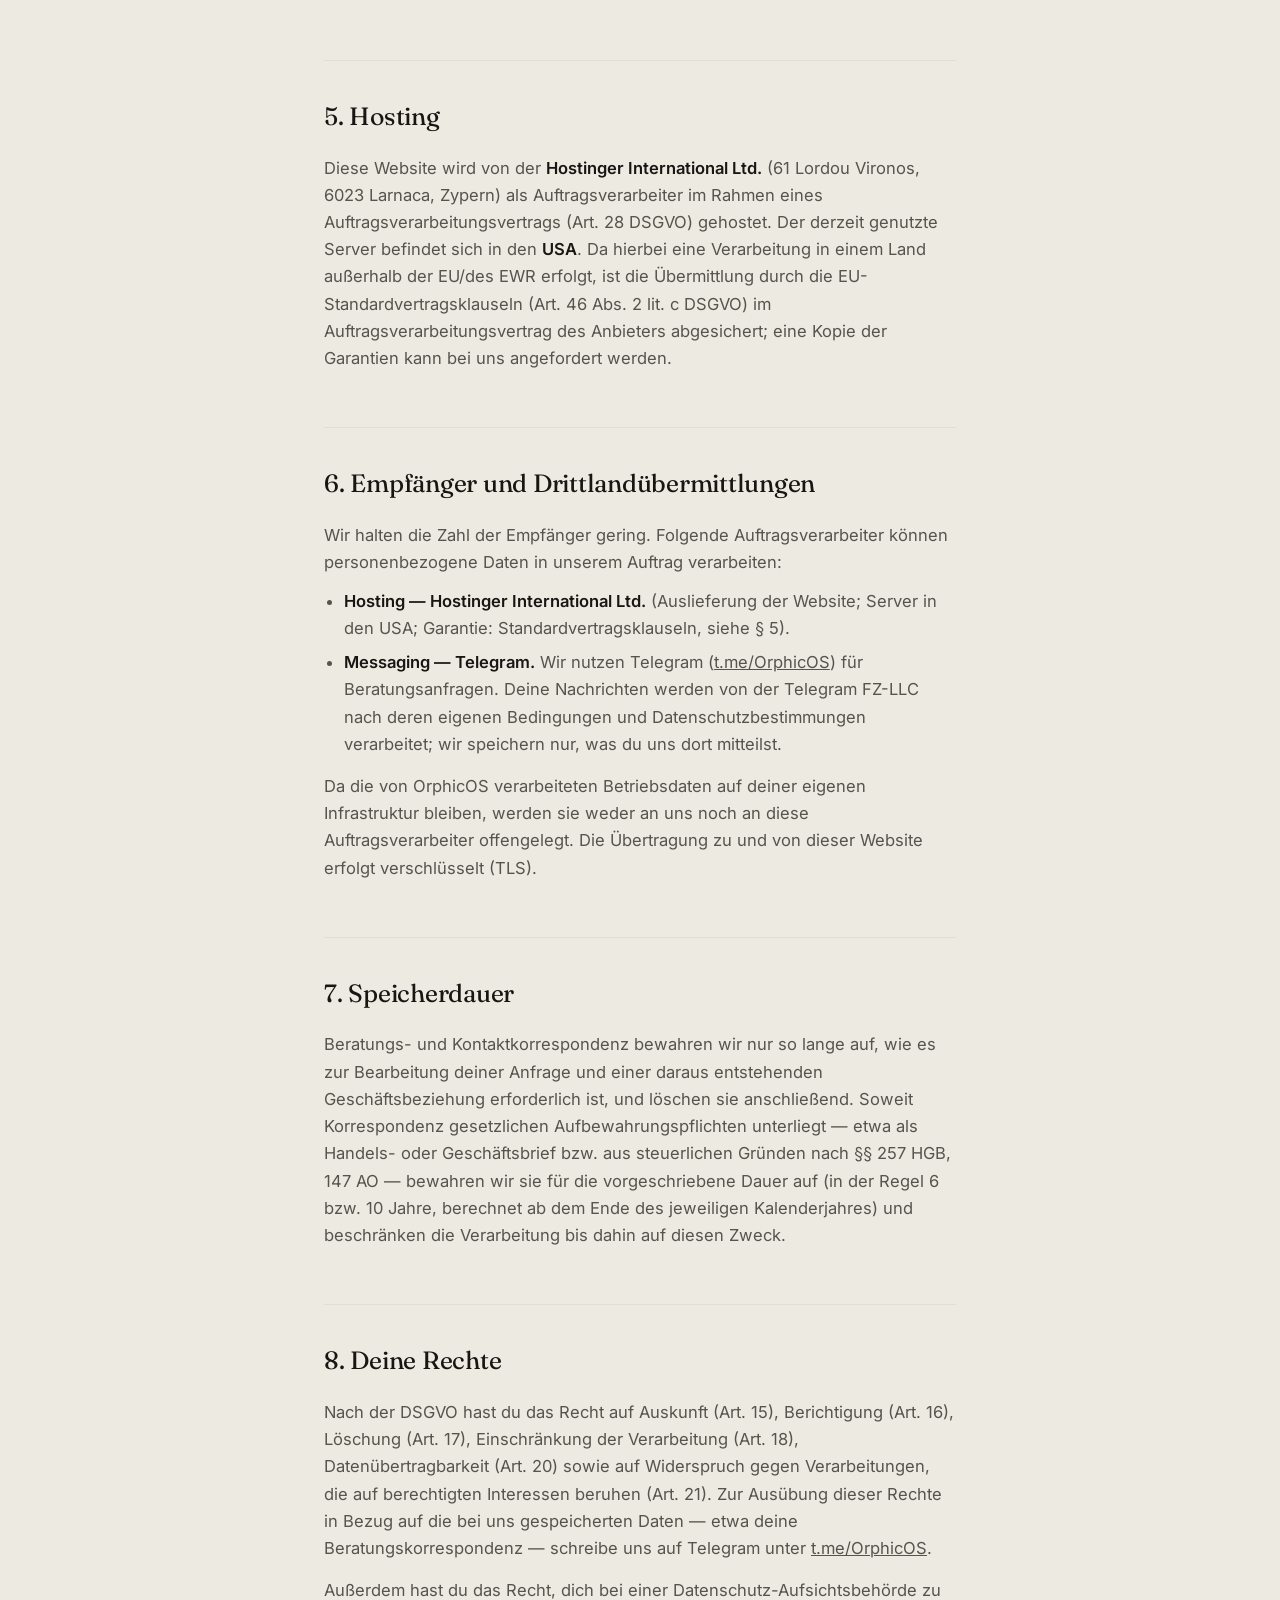
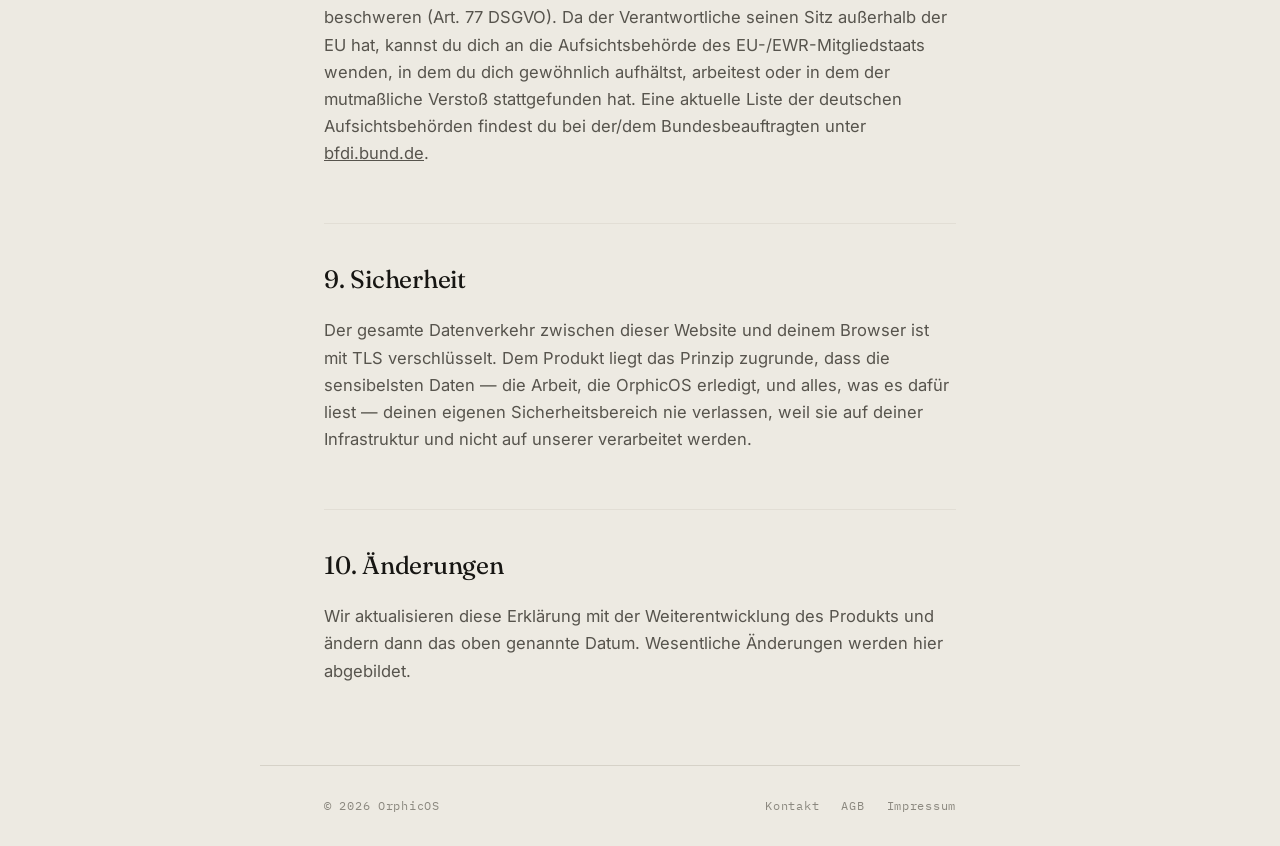
<file: landing/de/datenschutz.html>
<!DOCTYPE html>
<html lang="de">
<head>
<meta charset="UTF-8" />
<meta name="viewport" content="width=device-width, initial-scale=1" />
<title>Datenschutzerklärung — OrphicOS</title>
<meta name="description" content="Wie OrphicOS mit Daten umgeht: Deine Arbeitsabläufe laufen auf deiner eigenen Infrastruktur und erreichen uns nie; die Website verarbeitet nur, was du uns sendest." />
<link rel="icon" href="../assets/favicon.ico" sizes="16x16 32x32 48x48" />
<link rel="icon" type="image/png" href="../assets/favicon.png" />
<link href="../assets/fonts/fonts.css" rel="stylesheet" />
<link href="../legal.css" rel="stylesheet" />
</head>
<body>

<!-- HINWEIS: Verantwortlicher = THREE DOT SOLUTIONS - FZCO (VAE / Nicht-EU-Verantwortlicher nach Art. 3 Abs. 2 DSGVO).
     Diese Erklärung bildet den AKTUELLEN Stand ab — Website gehostet bei Hostinger auf einem Server
     in den USA (Boston, MA); Beratungsanfragen über Telegram. Nach Umzug des Hostings in ein EU/EWR-
     Rechenzentrum § 5 (Hosting) entsprechend vereinfachen und, falls kein Auftragsverarbeiter mehr außerhalb
     des EWR verbleibt, die Drittland-Formulierung zum Webhosting entfernen.
     Art. 27 DSGVO: § 1 stützt sich derzeit auf die Ausnahme des Art. 27 Abs. 2 (nur gelegentliche, risikoarme
     Kontaktverarbeitung). Wird stattdessen ein EU-Vertreter bestellt, diesen in § 1 mit EU-Anschrift nennen. -->

<header class="nav">
  <div class="wrap nav-inner">
    <a href="/de/" class="brand">Orphic<span>OS</span></a>
    <a href="/de/" class="back">← Zurück</a>
  </div>
</header>

<main class="wrap">
  <span class="eyebrow">Deine Daten</span>
  <h1>Datenschutzerklärung</h1>
  <p class="updated">Stand: 11. Juli 2026</p>

  <h2>Kurzfassung</h2>
  <p>OrphicOS wird <strong>auf Infrastruktur betrieben, die dir gehört oder die du kontrollierst</strong>. Die
  ausgeführten Arbeitsabläufe, die gelesenen Bildschirmdaten, die berührten Dokumente und Systeme sowie die
  KI-Engine selbst bleiben auf deinen Rechnern — sie werden lokal verarbeitet, <strong>ohne
  Internetverbindung</strong>, und <strong>niemals an uns gesendet</strong>. Die einzigen personenbezogenen
  Daten, die wir verarbeiten, sind die, die du uns direkt übermittelst — etwa die Kontaktdaten bei einer
  Beratungsanfrage — sowie die technischen Daten, die jede Website unvermeidbar verarbeitet, um an deinen
  Browser ausgeliefert zu werden.</p>

  <h2>1. Verantwortlicher</h2>
  <p>Verantwortlicher für die hier beschriebene Verarbeitung ist:</p>
  <p><strong>THREE DOT SOLUTIONS - FZCO</strong> (Free Zone Company)<br />
  IFZA Business Park, Building A1, Dubai Digital Park · Dubai Silicon Oasis, Dubai · Vereinigte Arabische Emirate<br />
  Handelslizenz-Nr. 49631 (Dubai Integrated Economic Zones Authority / IFZA)<br />
  Telegram: <a href="https://t.me/OrphicOS">t.me/OrphicOS</a> · Telefon: +971 58 205 2608</p>
  <p>Vollständige Anbieterangaben findest du im <a href="/de/impressum.html">Impressum</a>. Für Daten, die
  OrphicOS während des Betriebs in deiner Organisation verarbeitet, ist <strong>deine Organisation der
  Verantwortliche</strong>, nicht wir.</p>
  <p><strong>Verantwortlicher außerhalb der EU (Art. 3 Abs. 2 DSGVO).</strong> Der Verantwortliche hat seinen Sitz
  in den Vereinigten Arabischen Emiraten. Personenbezogene Daten von Personen in der EU/im EWR verarbeiten wir nur
  im Zusammenhang mit der Bereitstellung dieser Website und der Beantwortung deiner Anfragen. Da diese Verarbeitung
  gelegentlich erfolgt, kein Risiko für deine Rechte und Freiheiten erwarten lässt und keine besonderen
  Datenkategorien umfasst, stützen wir uns auf die Ausnahme des Art. 27 Abs. 2 DSGVO und haben keinen EU-Vertreter
  bestellt. Für jedes Datenschutzanliegen erreichst du uns direkt unter
  <a href="https://t.me/OrphicOS">t.me/OrphicOS</a>.</p>
  <p>Wir sind gesetzlich nicht verpflichtet, einen Datenschutzbeauftragten zu bestellen, und haben keinen
  bestellt, da unsere Verarbeitung die Schwellen des Art. 37 DSGVO / § 38 BDSG nicht erreicht (keine
  umfangreiche oder risikoreiche Verarbeitung).</p>

  <h2>2. Welche Daten wir verarbeiten – und warum</h2>
  <p><strong>Beratungs- und Kontaktdaten.</strong> Wenn du uns schreibst oder das Formular „Erstgespräch
  anfragen“ absendest, verarbeiten wir die von dir mitgeteilten Angaben — Name, Telefon, E-Mail, Unternehmen,
  optional Funktion, Branche, Mitarbeiterzahl und Nachricht — um dich zurückzurufen und ein mögliches Projekt
  zu umreißen. Die Anfrage wird auf unserem Server gespeichert und an uns per E-Mail weitergeleitet.
  Rechtsgrundlage: Maßnahmen auf deine Anfrage hin vor Vertragsschluss sowie unser berechtigtes Interesse an
  geschäftlicher Korrespondenz (Art. 6 Abs. 1 lit. b und f DSGVO). Die Angabe ist freiwillig; ohne zumindest
  Telefon oder E-Mail können wir jedoch nicht antworten.</p>
  <p><strong>Daten, die OrphicOS auf deiner Infrastruktur verarbeitet.</strong> Wenn OrphicOS läuft, arbeitet
  es auf Rechnern, die dir gehören oder die du kontrollierst. Die ausgeführten Befehle, die gelesenen
  Bildschirmdaten, die bearbeiteten Dateien und Anwendungen sowie die genutzten KI-Modelle bleiben vollständig
  in deiner eigenen Umgebung. OrphicOS benötigt dafür keine Internetverbindung, und wir empfangen, übertragen
  oder speichern diese Betriebsdaten <strong>nicht</strong>. Innerhalb deiner Organisation bist du der
  Verantwortliche dafür.</p>
  <p><strong>Supportdaten.</strong> Wenn du uns um Support bittest, verarbeiten wir die Informationen, die du
  uns hierfür mitteilst. Deine Betriebsdaten benötigen und verlangen wir dafür nicht.</p>
  <p><strong>Zugriffsdaten der Website.</strong> Beim Aufruf dieser Website verarbeitet der Server unseres
  Hosting-Anbieters zwangsläufig technische Daten, die dein Browser übermittelt — insbesondere deine
  IP-Adresse, die angeforderte Datei und den Zeitpunkt der Anfrage — ausschließlich zur Auslieferung der Seite
  sowie zur technischen Sicherheit und Stabilität. Rechtsgrundlage ist unser berechtigtes Interesse an der
  Bereitstellung und Absicherung der Website (Art. 6 Abs. 1 lit. f DSGVO). Diese Website ist so konfiguriert,
  dass sie keine dauerhaften Zugriffsprotokolle (Logfiles) vorhält; eine etwaige vorübergehende Verarbeitung
  der IP-Adresse am Server beschränkt sich auf das technisch Notwendige und dient nicht deiner
  Identifizierung.</p>

  <h2>3. Was wir nicht tun</h2>
  <ul>
    <li>Wir empfangen und speichern die von OrphicOS auf deinen Rechnern verarbeiteten Daten nicht — sie
      verlassen deine Infrastruktur nie.</li>
    <li>Wir verkaufen personenbezogene Daten nicht und geben sie nicht an Werbetreibende weiter.</li>
    <li>Wir nutzen deine Daten nicht zum Training von KI-Modellen.</li>
    <li>Diese Website setzt keine Cookies und nutzt keine Analyse, kein Tracking und keine Drittanbieter-
      Anfragen aus deinem Browser.</li>
    <li>Es findet keine automatisierte Entscheidungsfindung oder Profilbildung im Sinne des Art. 22 DSGVO
      statt.</li>
  </ul>

  <h2>4. Lokale Speicherung auf deinem Gerät</h2>
  <p>Wenn du die Sprache wechselst, speichert diese Website einen einzigen Wert ("orphic_lang") im lokalen
  Speicher deines Browsers, um sich deine Wahl beim nächsten Besuch zu merken. Dieser Wert verbleibt auf deinem
  Gerät, ist kein personenbezogenes Datum und wird niemals an uns oder Dritte übertragen. Er ist zur
  Bereitstellung der von dir gewünschten Funktion unbedingt erforderlich, sodass keine Einwilligung nötig ist
  (§ 25 Abs. 2 Nr. 2 TDDDG). Du kannst ihn jederzeit in den Browser-Einstellungen löschen. Da diese Website
  keine nicht notwendigen Cookies oder Tracking-Techniken einsetzt, gibt es keinen Cookie-Banner.</p>

  <h2>5. Hosting</h2>
  <p>Diese Website wird von der <strong>Hostinger International Ltd.</strong> (61 Lordou Vironos, 6023 Larnaca,
  Zypern) als Auftragsverarbeiter im Rahmen eines Auftragsverarbeitungsvertrags (Art. 28 DSGVO) gehostet. Der
  derzeit genutzte Server befindet sich in den <strong>USA</strong>. Da hierbei eine Verarbeitung in einem Land
  außerhalb der EU/des EWR erfolgt, ist die Übermittlung durch die EU-Standardvertragsklauseln (Art. 46 Abs. 2
  lit. c DSGVO) im Auftragsverarbeitungsvertrag des Anbieters abgesichert; eine Kopie der Garantien kann bei uns
  angefordert werden.</p>

  <h2>6. Empfänger und Drittlandübermittlungen</h2>
  <p>Wir halten die Zahl der Empfänger gering. Folgende Auftragsverarbeiter können personenbezogene Daten in
  unserem Auftrag verarbeiten:</p>
  <ul>
    <li><strong>Hosting — Hostinger International Ltd.</strong> (Auslieferung der Website; Server in den USA;
      Garantie: Standardvertragsklauseln, siehe § 5).</li>
    <li><strong>Messaging — Telegram.</strong> Wir nutzen Telegram
      (<a href="https://t.me/OrphicOS">t.me/OrphicOS</a>) für Beratungsanfragen. Deine Nachrichten werden von
      der Telegram FZ-LLC nach deren eigenen Bedingungen und Datenschutzbestimmungen verarbeitet; wir speichern
      nur, was du uns dort mitteilst.</li>
  </ul>
  <p>Da die von OrphicOS verarbeiteten Betriebsdaten auf deiner eigenen Infrastruktur bleiben, werden sie weder
  an uns noch an diese Auftragsverarbeiter offengelegt. Die Übertragung zu und von dieser Website erfolgt
  verschlüsselt (TLS).</p>

  <h2>7. Speicherdauer</h2>
  <p>Beratungs- und Kontaktkorrespondenz bewahren wir nur so lange auf, wie es zur Bearbeitung deiner Anfrage
  und einer daraus entstehenden Geschäftsbeziehung erforderlich ist, und löschen sie anschließend. Soweit
  Korrespondenz gesetzlichen Aufbewahrungspflichten unterliegt — etwa als Handels- oder Geschäftsbrief bzw. aus
  steuerlichen Gründen nach §§ 257 HGB, 147 AO — bewahren wir sie für die vorgeschriebene Dauer auf (in der
  Regel 6 bzw. 10 Jahre, berechnet ab dem Ende des jeweiligen Kalenderjahres) und beschränken die Verarbeitung
  bis dahin auf diesen Zweck.</p>

  <h2>8. Deine Rechte</h2>
  <p>Nach der DSGVO hast du das Recht auf Auskunft (Art. 15), Berichtigung (Art. 16), Löschung (Art. 17),
  Einschränkung der Verarbeitung (Art. 18), Datenübertragbarkeit (Art. 20) sowie auf Widerspruch gegen
  Verarbeitungen, die auf berechtigten Interessen beruhen (Art. 21). Zur Ausübung dieser Rechte in Bezug auf
  die bei uns gespeicherten Daten — etwa deine Beratungskorrespondenz — schreibe uns auf Telegram unter
  <a href="https://t.me/OrphicOS">t.me/OrphicOS</a>.</p>
  <p>Außerdem hast du das Recht, dich bei einer Datenschutz-Aufsichtsbehörde zu beschweren (Art. 77 DSGVO). Da der
  Verantwortliche seinen Sitz außerhalb der EU hat, kannst du dich an die Aufsichtsbehörde des EU-/EWR-Mitgliedstaats
  wenden, in dem du dich gewöhnlich aufhältst, arbeitest oder in dem der mutmaßliche Verstoß stattgefunden hat. Eine
  aktuelle Liste der deutschen Aufsichtsbehörden findest du bei der/dem Bundesbeauftragten unter
  <a href="https://www.bfdi.bund.de/DE/Service/Anschriften/Laender/Laender-node.html" target="_blank" rel="noopener">bfdi.bund.de</a>.</p>

  <h2>9. Sicherheit</h2>
  <p>Der gesamte Datenverkehr zwischen dieser Website und deinem Browser ist mit TLS verschlüsselt. Dem Produkt
  liegt das Prinzip zugrunde, dass die sensibelsten Daten — die Arbeit, die OrphicOS erledigt, und alles, was es
  dafür liest — deinen eigenen Sicherheitsbereich nie verlassen, weil sie auf deiner Infrastruktur und nicht
  auf unserer verarbeitet werden.</p>

  <h2>10. Änderungen</h2>
  <p>Wir aktualisieren diese Erklärung mit der Weiterentwicklung des Produkts und ändern dann das oben genannte
  Datum. Wesentliche Änderungen werden hier abgebildet.</p>
</main>

<footer class="foot wrap">
  <span>© 2026 OrphicOS</span>
  <span class="foot-links">
    <a href="https://t.me/OrphicOS">Kontakt</a>
    <a href="/de/agb.html">AGB</a>
    <a href="/de/impressum.html">Impressum</a>
  </span>
</footer>

</body>
</html>
</file>
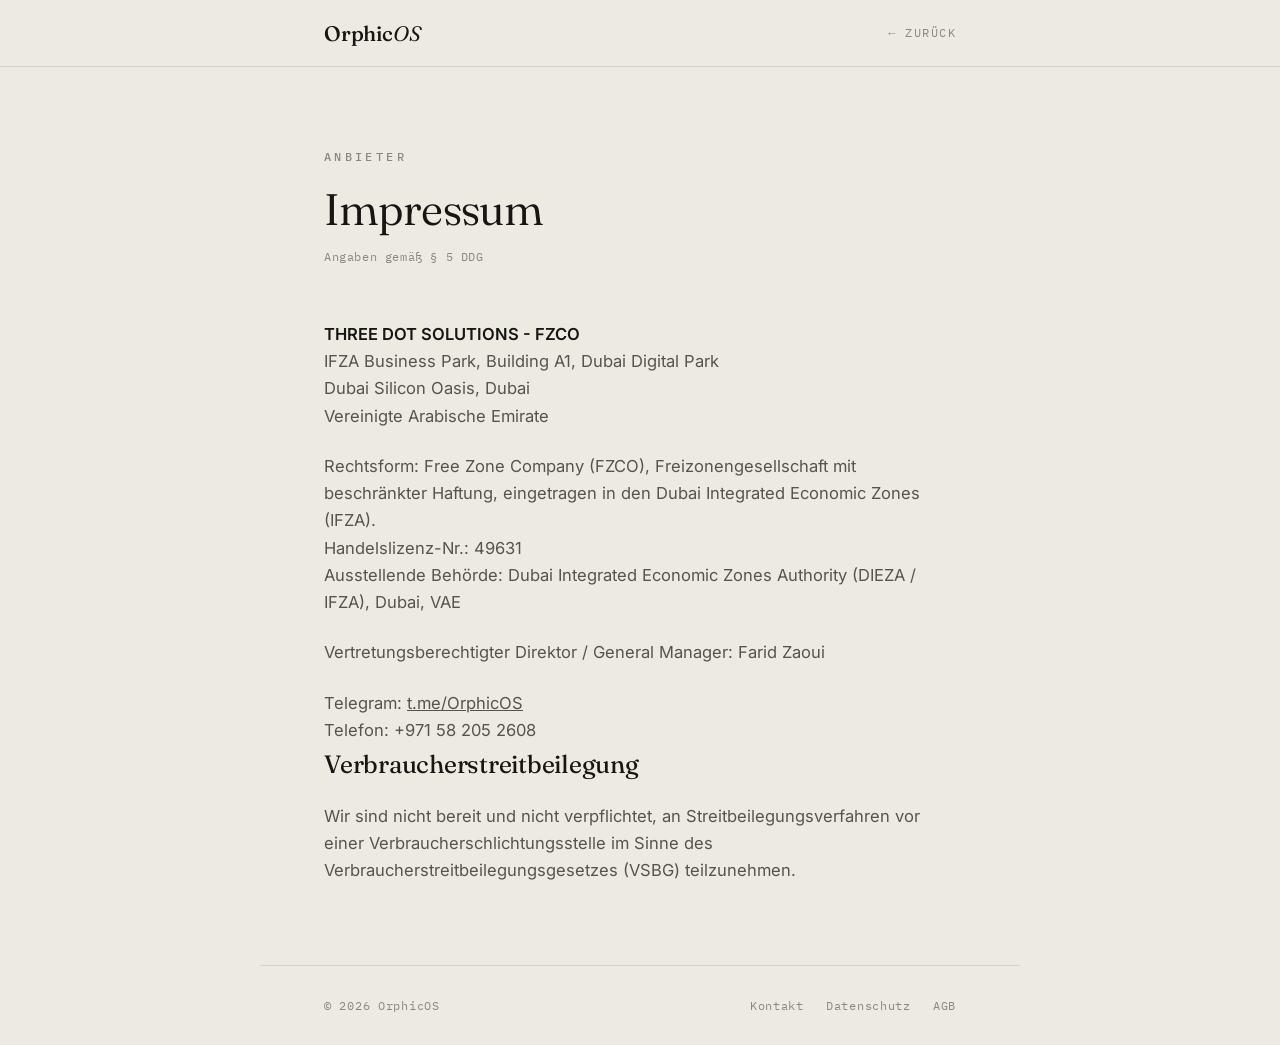
<file: landing/de/impressum.html>
<!DOCTYPE html>
<html lang="de">
<head>
<meta charset="UTF-8" />
<meta name="viewport" content="width=device-width, initial-scale=1" />
<title>Impressum — OrphicOS</title>
<meta name="description" content="Anbieterkennzeichnung für OrphicOS." />
<link rel="icon" href="../assets/favicon.ico" sizes="16x16 32x32 48x48" />
<link rel="icon" type="image/png" href="../assets/favicon.png" />
<link href="../assets/fonts/fonts.css" rel="stylesheet" />
<link href="../legal.css" rel="stylesheet" />
</head>
<body>

<!-- Anbieter = THREE DOT SOLUTIONS - FZCO (Freizonengesellschaft, Dubai/IFZA), Angaben aus Handelslizenz Nr. 49631.
     Nur Unternehmensdaten — keine privaten Personendaten.
     Optional später: (a) UAE-TRN/USt-Nummer ergänzen, falls das Unternehmen umsatzsteuerlich registriert wird;
     (b) bei Bestellung eines EU-Vertreters nach Art. 27 DSGVO diesen in der Datenschutzerklärung nennen. -->

<header class="nav">
  <div class="wrap nav-inner">
    <a href="/de/" class="brand">Orphic<span>OS</span></a>
    <a href="/de/" class="back">← Zurück</a>
  </div>
</header>

<main class="wrap">
  <span class="eyebrow">Anbieter</span>
  <h1>Impressum</h1>
  <p class="updated">Angaben gemäß § 5 DDG</p>

  <p>
    <strong>THREE DOT SOLUTIONS - FZCO</strong><br />
    IFZA Business Park, Building A1, Dubai Digital Park<br />
    Dubai Silicon Oasis, Dubai<br />
    Vereinigte Arabische Emirate
  </p>

  <p style="margin-top:1.4em">
    Rechtsform: Free Zone Company (FZCO), Freizonengesellschaft mit beschränkter Haftung,
    eingetragen in den Dubai Integrated Economic Zones (IFZA).<br />
    Handelslizenz-Nr.: 49631<br />
    Ausstellende Behörde: Dubai Integrated Economic Zones Authority (DIEZA / IFZA), Dubai, VAE
  </p>

  <p style="margin-top:1.4em">
    Vertretungsberechtigter Direktor / General Manager: Farid Zaoui
  </p>

  <p style="margin-top:1.4em">
    Telegram: <a href="https://t.me/OrphicOS">t.me/OrphicOS</a><br />
    Telefon: +971 58 205 2608
  </p>

  <h2>Verbraucherstreitbeilegung</h2>
  <p>Wir sind nicht bereit und nicht verpflichtet, an Streitbeilegungsverfahren vor einer
  Verbraucherschlichtungsstelle im Sinne des Verbraucherstreitbeilegungsgesetzes (VSBG) teilzunehmen.</p>
</main>

<footer class="foot wrap">
  <span>© 2026 OrphicOS</span>
  <span class="foot-links">
    <a href="https://t.me/OrphicOS">Kontakt</a>
    <a href="/de/datenschutz.html">Datenschutz</a>
    <a href="/de/agb.html">AGB</a>
  </span>
</footer>

</body>
</html>
</file>
<file: landing/assets/fonts/fonts.css>
/* vietnamese */
@font-face {
  font-family: 'Fraunces';
  font-style: italic;
  font-weight: 300 480;
  font-display: swap;
  src: url(Fraunces-1.woff2) format('woff2');
  unicode-range: U+0102-0103, U+0110-0111, U+0128-0129, U+0168-0169, U+01A0-01A1, U+01AF-01B0, U+0300-0301, U+0303-0304, U+0308-0309, U+0323, U+0329, U+1EA0-1EF9, U+20AB;
}

/* latin-ext */
@font-face {
  font-family: 'Fraunces';
  font-style: italic;
  font-weight: 300 480;
  font-display: swap;
  src: url(Fraunces-2.woff2) format('woff2');
  unicode-range: U+0100-02BA, U+02BD-02C5, U+02C7-02CC, U+02CE-02D7, U+02DD-02FF, U+0304, U+0308, U+0329, U+1D00-1DBF, U+1E00-1E9F, U+1EF2-1EFF, U+2020, U+20A0-20AB, U+20AD-20C0, U+2113, U+2C60-2C7F, U+A720-A7FF;
}

/* latin */
@font-face {
  font-family: 'Fraunces';
  font-style: italic;
  font-weight: 300 480;
  font-display: swap;
  src: url(Fraunces-3.woff2) format('woff2');
  unicode-range: U+0000-00FF, U+0131, U+0152-0153, U+02BB-02BC, U+02C6, U+02DA, U+02DC, U+0304, U+0308, U+0329, U+2000-206F, U+20AC, U+2122, U+2191, U+2193, U+2212, U+2215, U+FEFF, U+FFFD;
}

/* vietnamese */
@font-face {
  font-family: 'Fraunces';
  font-style: normal;
  font-weight: 300 560;
  font-display: swap;
  src: url(Fraunces-4.woff2) format('woff2');
  unicode-range: U+0102-0103, U+0110-0111, U+0128-0129, U+0168-0169, U+01A0-01A1, U+01AF-01B0, U+0300-0301, U+0303-0304, U+0308-0309, U+0323, U+0329, U+1EA0-1EF9, U+20AB;
}

/* latin-ext */
@font-face {
  font-family: 'Fraunces';
  font-style: normal;
  font-weight: 300 560;
  font-display: swap;
  src: url(Fraunces-5.woff2) format('woff2');
  unicode-range: U+0100-02BA, U+02BD-02C5, U+02C7-02CC, U+02CE-02D7, U+02DD-02FF, U+0304, U+0308, U+0329, U+1D00-1DBF, U+1E00-1E9F, U+1EF2-1EFF, U+2020, U+20A0-20AB, U+20AD-20C0, U+2113, U+2C60-2C7F, U+A720-A7FF;
}

/* latin */
@font-face {
  font-family: 'Fraunces';
  font-style: normal;
  font-weight: 300 560;
  font-display: swap;
  src: url(Fraunces-6.woff2) format('woff2');
  unicode-range: U+0000-00FF, U+0131, U+0152-0153, U+02BB-02BC, U+02C6, U+02DA, U+02DC, U+0304, U+0308, U+0329, U+2000-206F, U+20AC, U+2122, U+2191, U+2193, U+2212, U+2215, U+FEFF, U+FFFD;
}

/* latin — techno display (headlines) */
@font-face {
  font-family: 'Michroma';
  font-style: normal;
  font-weight: 400;
  font-display: swap;
  src: url(Michroma.woff2) format('woff2');
  unicode-range: U+0000-00FF, U+0131, U+0152-0153, U+02BB-02BC, U+02C6, U+02DA, U+02DC, U+0304, U+0308, U+0329, U+2000-206F, U+20AC, U+2122, U+2191, U+2193, U+2212, U+2215, U+FEFF, U+FFFD;
}

/* cyrillic-ext */
@font-face {
  font-family: 'IBM Plex Mono';
  font-style: normal;
  font-weight: 400;
  font-display: swap;
  src: url(IBMPlexMono-1.woff2) format('woff2');
  unicode-range: U+0460-052F, U+1C80-1C8A, U+20B4, U+2DE0-2DFF, U+A640-A69F, U+FE2E-FE2F;
}

/* cyrillic */
@font-face {
  font-family: 'IBM Plex Mono';
  font-style: normal;
  font-weight: 400;
  font-display: swap;
  src: url(IBMPlexMono-2.woff2) format('woff2');
  unicode-range: U+0301, U+0400-045F, U+0490-0491, U+04B0-04B1, U+2116;
}

/* vietnamese */
@font-face {
  font-family: 'IBM Plex Mono';
  font-style: normal;
  font-weight: 400;
  font-display: swap;
  src: url(IBMPlexMono-3.woff2) format('woff2');
  unicode-range: U+0102-0103, U+0110-0111, U+0128-0129, U+0168-0169, U+01A0-01A1, U+01AF-01B0, U+0300-0301, U+0303-0304, U+0308-0309, U+0323, U+0329, U+1EA0-1EF9, U+20AB;
}

/* latin-ext */
@font-face {
  font-family: 'IBM Plex Mono';
  font-style: normal;
  font-weight: 400;
  font-display: swap;
  src: url(IBMPlexMono-4.woff2) format('woff2');
  unicode-range: U+0100-02BA, U+02BD-02C5, U+02C7-02CC, U+02CE-02D7, U+02DD-02FF, U+0304, U+0308, U+0329, U+1D00-1DBF, U+1E00-1E9F, U+1EF2-1EFF, U+2020, U+20A0-20AB, U+20AD-20C0, U+2113, U+2C60-2C7F, U+A720-A7FF;
}

/* latin */
@font-face {
  font-family: 'IBM Plex Mono';
  font-style: normal;
  font-weight: 400;
  font-display: swap;
  src: url(IBMPlexMono-5.woff2) format('woff2');
  unicode-range: U+0000-00FF, U+0131, U+0152-0153, U+02BB-02BC, U+02C6, U+02DA, U+02DC, U+0304, U+0308, U+0329, U+2000-206F, U+20AC, U+2122, U+2191, U+2193, U+2212, U+2215, U+FEFF, U+FFFD;
}

/* cyrillic-ext */
@font-face {
  font-family: 'IBM Plex Mono';
  font-style: normal;
  font-weight: 500;
  font-display: swap;
  src: url(IBMPlexMono-6.woff2) format('woff2');
  unicode-range: U+0460-052F, U+1C80-1C8A, U+20B4, U+2DE0-2DFF, U+A640-A69F, U+FE2E-FE2F;
}

/* cyrillic */
@font-face {
  font-family: 'IBM Plex Mono';
  font-style: normal;
  font-weight: 500;
  font-display: swap;
  src: url(IBMPlexMono-7.woff2) format('woff2');
  unicode-range: U+0301, U+0400-045F, U+0490-0491, U+04B0-04B1, U+2116;
}

/* vietnamese */
@font-face {
  font-family: 'IBM Plex Mono';
  font-style: normal;
  font-weight: 500;
  font-display: swap;
  src: url(IBMPlexMono-8.woff2) format('woff2');
  unicode-range: U+0102-0103, U+0110-0111, U+0128-0129, U+0168-0169, U+01A0-01A1, U+01AF-01B0, U+0300-0301, U+0303-0304, U+0308-0309, U+0323, U+0329, U+1EA0-1EF9, U+20AB;
}

/* latin-ext */
@font-face {
  font-family: 'IBM Plex Mono';
  font-style: normal;
  font-weight: 500;
  font-display: swap;
  src: url(IBMPlexMono-9.woff2) format('woff2');
  unicode-range: U+0100-02BA, U+02BD-02C5, U+02C7-02CC, U+02CE-02D7, U+02DD-02FF, U+0304, U+0308, U+0329, U+1D00-1DBF, U+1E00-1E9F, U+1EF2-1EFF, U+2020, U+20A0-20AB, U+20AD-20C0, U+2113, U+2C60-2C7F, U+A720-A7FF;
}

/* latin */
@font-face {
  font-family: 'IBM Plex Mono';
  font-style: normal;
  font-weight: 500;
  font-display: swap;
  src: url(IBMPlexMono-10.woff2) format('woff2');
  unicode-range: U+0000-00FF, U+0131, U+0152-0153, U+02BB-02BC, U+02C6, U+02DA, U+02DC, U+0304, U+0308, U+0329, U+2000-206F, U+20AC, U+2122, U+2191, U+2193, U+2212, U+2215, U+FEFF, U+FFFD;
}

/* cyrillic-ext */
@font-face {
  font-family: 'Inter';
  font-style: normal;
  font-weight: 400;
  font-display: swap;
  src: url(Inter-1.woff2) format('woff2');
  unicode-range: U+0460-052F, U+1C80-1C8A, U+20B4, U+2DE0-2DFF, U+A640-A69F, U+FE2E-FE2F;
}

/* cyrillic */
@font-face {
  font-family: 'Inter';
  font-style: normal;
  font-weight: 400;
  font-display: swap;
  src: url(Inter-2.woff2) format('woff2');
  unicode-range: U+0301, U+0400-045F, U+0490-0491, U+04B0-04B1, U+2116;
}

/* greek-ext */
@font-face {
  font-family: 'Inter';
  font-style: normal;
  font-weight: 400;
  font-display: swap;
  src: url(Inter-3.woff2) format('woff2');
  unicode-range: U+1F00-1FFF;
}

/* greek */
@font-face {
  font-family: 'Inter';
  font-style: normal;
  font-weight: 400;
  font-display: swap;
  src: url(Inter-4.woff2) format('woff2');
  unicode-range: U+0370-0377, U+037A-037F, U+0384-038A, U+038C, U+038E-03A1, U+03A3-03FF;
}

/* vietnamese */
@font-face {
  font-family: 'Inter';
  font-style: normal;
  font-weight: 400;
  font-display: swap;
  src: url(Inter-5.woff2) format('woff2');
  unicode-range: U+0102-0103, U+0110-0111, U+0128-0129, U+0168-0169, U+01A0-01A1, U+01AF-01B0, U+0300-0301, U+0303-0304, U+0308-0309, U+0323, U+0329, U+1EA0-1EF9, U+20AB;
}

/* latin-ext */
@font-face {
  font-family: 'Inter';
  font-style: normal;
  font-weight: 400;
  font-display: swap;
  src: url(Inter-6.woff2) format('woff2');
  unicode-range: U+0100-02BA, U+02BD-02C5, U+02C7-02CC, U+02CE-02D7, U+02DD-02FF, U+0304, U+0308, U+0329, U+1D00-1DBF, U+1E00-1E9F, U+1EF2-1EFF, U+2020, U+20A0-20AB, U+20AD-20C0, U+2113, U+2C60-2C7F, U+A720-A7FF;
}

/* latin */
@font-face {
  font-family: 'Inter';
  font-style: normal;
  font-weight: 400;
  font-display: swap;
  src: url(Inter-7.woff2) format('woff2');
  unicode-range: U+0000-00FF, U+0131, U+0152-0153, U+02BB-02BC, U+02C6, U+02DA, U+02DC, U+0304, U+0308, U+0329, U+2000-206F, U+20AC, U+2122, U+2191, U+2193, U+2212, U+2215, U+FEFF, U+FFFD;
}

/* cyrillic-ext */
@font-face {
  font-family: 'Inter';
  font-style: normal;
  font-weight: 500;
  font-display: swap;
  src: url(Inter-8.woff2) format('woff2');
  unicode-range: U+0460-052F, U+1C80-1C8A, U+20B4, U+2DE0-2DFF, U+A640-A69F, U+FE2E-FE2F;
}

/* cyrillic */
@font-face {
  font-family: 'Inter';
  font-style: normal;
  font-weight: 500;
  font-display: swap;
  src: url(Inter-9.woff2) format('woff2');
  unicode-range: U+0301, U+0400-045F, U+0490-0491, U+04B0-04B1, U+2116;
}

/* greek-ext */
@font-face {
  font-family: 'Inter';
  font-style: normal;
  font-weight: 500;
  font-display: swap;
  src: url(Inter-10.woff2) format('woff2');
  unicode-range: U+1F00-1FFF;
}

/* greek */
@font-face {
  font-family: 'Inter';
  font-style: normal;
  font-weight: 500;
  font-display: swap;
  src: url(Inter-11.woff2) format('woff2');
  unicode-range: U+0370-0377, U+037A-037F, U+0384-038A, U+038C, U+038E-03A1, U+03A3-03FF;
}

/* vietnamese */
@font-face {
  font-family: 'Inter';
  font-style: normal;
  font-weight: 500;
  font-display: swap;
  src: url(Inter-12.woff2) format('woff2');
  unicode-range: U+0102-0103, U+0110-0111, U+0128-0129, U+0168-0169, U+01A0-01A1, U+01AF-01B0, U+0300-0301, U+0303-0304, U+0308-0309, U+0323, U+0329, U+1EA0-1EF9, U+20AB;
}

/* latin-ext */
@font-face {
  font-family: 'Inter';
  font-style: normal;
  font-weight: 500;
  font-display: swap;
  src: url(Inter-13.woff2) format('woff2');
  unicode-range: U+0100-02BA, U+02BD-02C5, U+02C7-02CC, U+02CE-02D7, U+02DD-02FF, U+0304, U+0308, U+0329, U+1D00-1DBF, U+1E00-1E9F, U+1EF2-1EFF, U+2020, U+20A0-20AB, U+20AD-20C0, U+2113, U+2C60-2C7F, U+A720-A7FF;
}

/* latin */
@font-face {
  font-family: 'Inter';
  font-style: normal;
  font-weight: 500;
  font-display: swap;
  src: url(Inter-14.woff2) format('woff2');
  unicode-range: U+0000-00FF, U+0131, U+0152-0153, U+02BB-02BC, U+02C6, U+02DA, U+02DC, U+0304, U+0308, U+0329, U+2000-206F, U+20AC, U+2122, U+2191, U+2193, U+2212, U+2215, U+FEFF, U+FFFD;
}

/* cyrillic-ext */
@font-face {
  font-family: 'Inter';
  font-style: normal;
  font-weight: 600;
  font-display: swap;
  src: url(Inter-15.woff2) format('woff2');
  unicode-range: U+0460-052F, U+1C80-1C8A, U+20B4, U+2DE0-2DFF, U+A640-A69F, U+FE2E-FE2F;
}

/* cyrillic */
@font-face {
  font-family: 'Inter';
  font-style: normal;
  font-weight: 600;
  font-display: swap;
  src: url(Inter-16.woff2) format('woff2');
  unicode-range: U+0301, U+0400-045F, U+0490-0491, U+04B0-04B1, U+2116;
}

/* greek-ext */
@font-face {
  font-family: 'Inter';
  font-style: normal;
  font-weight: 600;
  font-display: swap;
  src: url(Inter-17.woff2) format('woff2');
  unicode-range: U+1F00-1FFF;
}

/* greek */
@font-face {
  font-family: 'Inter';
  font-style: normal;
  font-weight: 600;
  font-display: swap;
  src: url(Inter-18.woff2) format('woff2');
  unicode-range: U+0370-0377, U+037A-037F, U+0384-038A, U+038C, U+038E-03A1, U+03A3-03FF;
}

/* vietnamese */
@font-face {
  font-family: 'Inter';
  font-style: normal;
  font-weight: 600;
  font-display: swap;
  src: url(Inter-19.woff2) format('woff2');
  unicode-range: U+0102-0103, U+0110-0111, U+0128-0129, U+0168-0169, U+01A0-01A1, U+01AF-01B0, U+0300-0301, U+0303-0304, U+0308-0309, U+0323, U+0329, U+1EA0-1EF9, U+20AB;
}

/* latin-ext */
@font-face {
  font-family: 'Inter';
  font-style: normal;
  font-weight: 600;
  font-display: swap;
  src: url(Inter-20.woff2) format('woff2');
  unicode-range: U+0100-02BA, U+02BD-02C5, U+02C7-02CC, U+02CE-02D7, U+02DD-02FF, U+0304, U+0308, U+0329, U+1D00-1DBF, U+1E00-1E9F, U+1EF2-1EFF, U+2020, U+20A0-20AB, U+20AD-20C0, U+2113, U+2C60-2C7F, U+A720-A7FF;
}

/* latin */
@font-face {
  font-family: 'Inter';
  font-style: normal;
  font-weight: 600;
  font-display: swap;
  src: url(Inter-21.woff2) format('woff2');
  unicode-range: U+0000-00FF, U+0131, U+0152-0153, U+02BB-02BC, U+02C6, U+02DA, U+02DC, U+0304, U+0308, U+0329, U+2000-206F, U+20AC, U+2122, U+2191, U+2193, U+2212, U+2215, U+FEFF, U+FFFD;
}
</file>
<file: landing/legal.css>
/* Shared style for OrphicOS legal pages — matches the landing design tokens. */
:root{
  --paper:#edeae2; --paper-raised:#f6f4ef; --ink:#171613; --graphite:#57544d;
  --faint:#8b887f; --hairline:#d6d2c8; --hairline-soft:#e2ded5;
  --max:760px; --gutter:clamp(20px,5vw,64px);
}
*{box-sizing:border-box;margin:0;padding:0}
body{
  background:var(--paper); color:var(--ink);
  font-family:"Inter",system-ui,sans-serif; font-size:16.5px; line-height:1.65;
  -webkit-font-smoothing:antialiased;
}
::selection{background:var(--ink);color:var(--paper)}
a{color:inherit}
.wrap{max-width:var(--max);margin-inline:auto;padding-inline:var(--gutter)}
.nav{border-bottom:1px solid var(--hairline)}
.nav-inner{display:flex;align-items:center;justify-content:space-between;height:66px}
.brand{font-family:"Fraunces",serif;font-weight:500;font-size:21px;letter-spacing:-.01em;text-decoration:none}
.brand span{font-style:italic;font-weight:380}
.back{font-family:"IBM Plex Mono",monospace;font-size:12px;letter-spacing:.12em;text-transform:uppercase;
  text-decoration:none;color:var(--faint)}
.back:hover{color:var(--ink)}
main{padding-block:clamp(44px,7vw,80px)}
.eyebrow{font-family:"IBM Plex Mono",monospace;font-size:12px;letter-spacing:.28em;text-transform:uppercase;
  color:var(--faint);font-weight:500;display:block;margin-bottom:18px}
h1{font-family:"Fraunces",serif;font-weight:350;font-size:clamp(30px,5vw,44px);
  letter-spacing:-.015em;line-height:1.1;margin-bottom:14px}
.updated{font-family:"IBM Plex Mono",monospace;font-size:12px;letter-spacing:.05em;color:var(--faint);
  margin-bottom:clamp(34px,5vw,54px)}
h2{font-family:"Fraunces",serif;font-weight:420;font-size:clamp(20px,2.6vw,25px);letter-spacing:-.01em;
  margin:2.2em 0 .7em;padding-top:1.4em;border-top:1px solid var(--hairline-soft)}
h2:first-of-type{border-top:none;padding-top:0;margin-top:0}
p,li{color:var(--graphite);max-width:64ch}
p+p{margin-top:.9em}
ul{margin:.7em 0 .9em 1.2em}
li+li{margin-top:.4em}
strong{color:var(--ink);font-weight:600}
.callout{background:var(--paper-raised);border:1px solid var(--hairline);padding:18px 20px;margin:1.2em 0;
  font-size:15.5px}
.foot{border-top:1px solid var(--hairline);padding-block:30px;display:flex;justify-content:space-between;
  gap:18px;flex-wrap:wrap;font-family:"IBM Plex Mono",monospace;font-size:12px;letter-spacing:.06em;color:var(--faint)}
.foot a{text-decoration:none;color:var(--faint)}
.foot a:hover{color:var(--ink)}
.foot-links{display:flex;gap:22px;flex-wrap:wrap}
</file>
